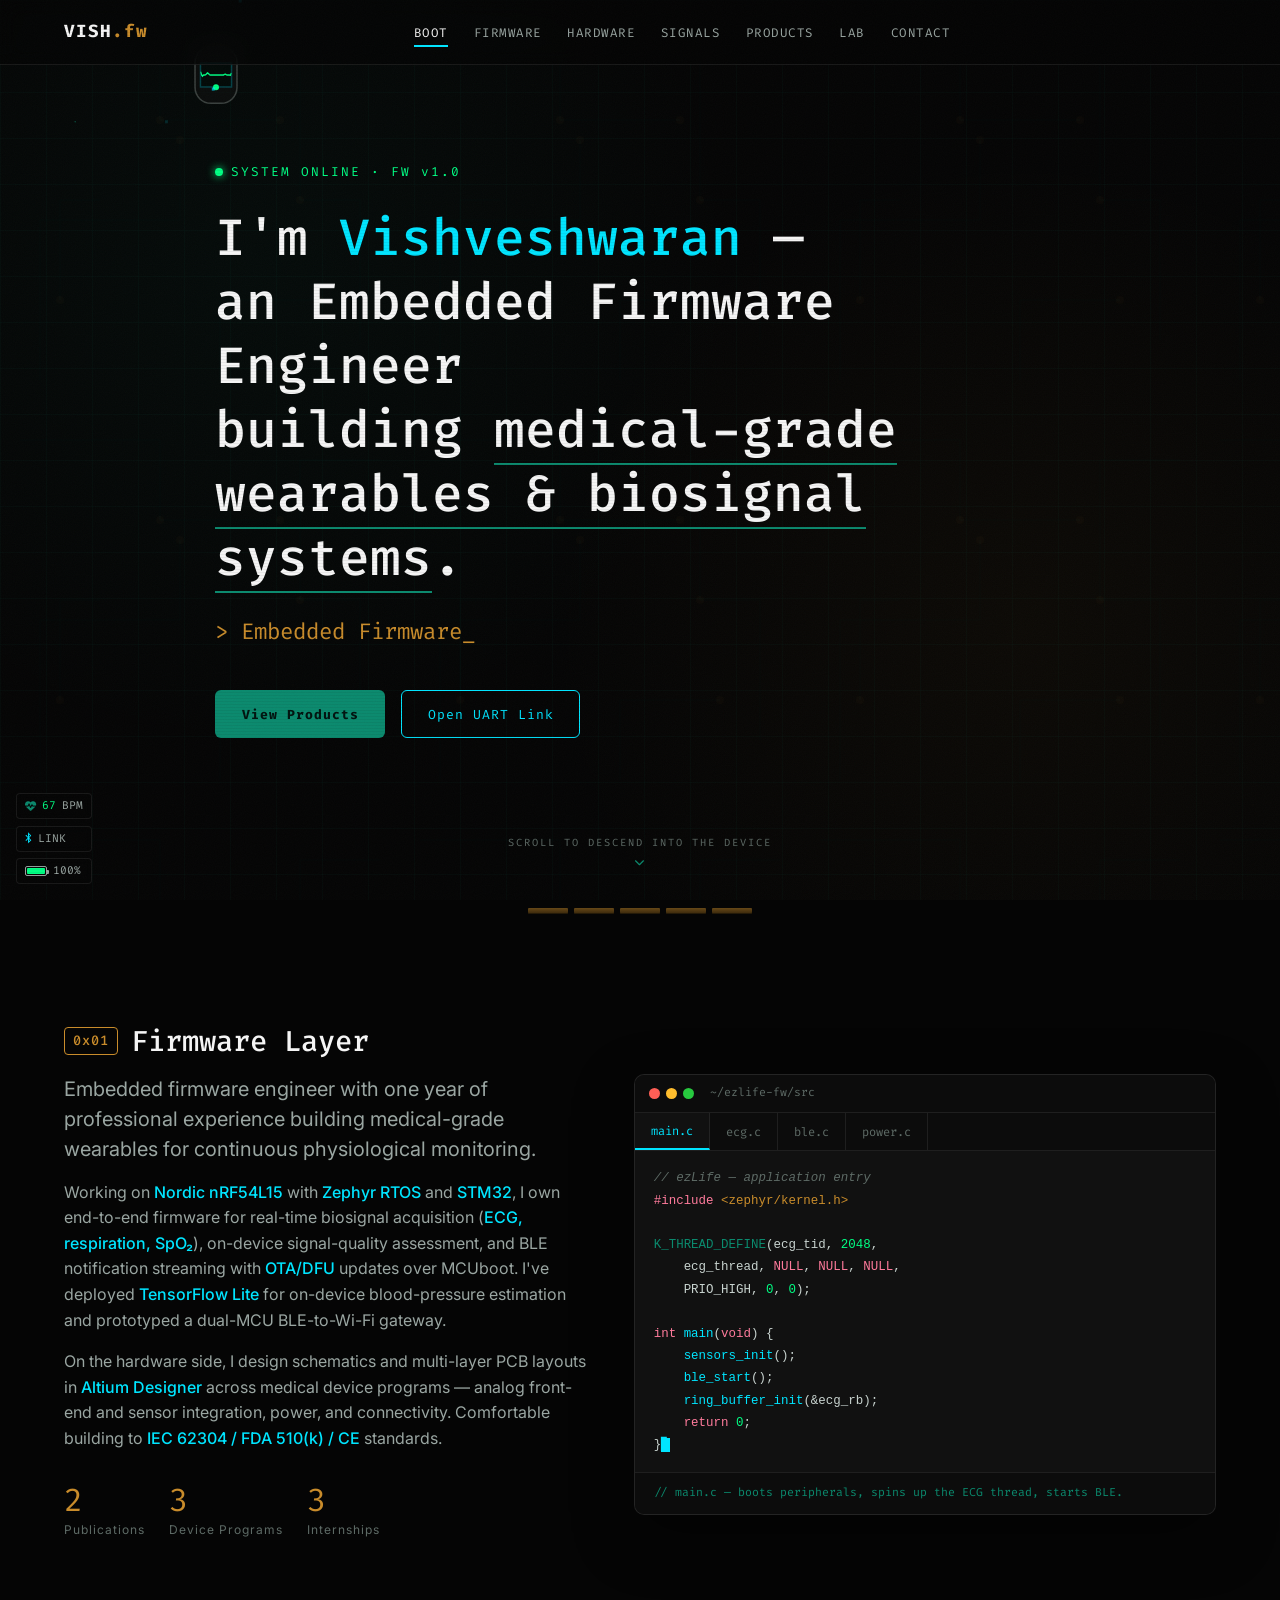
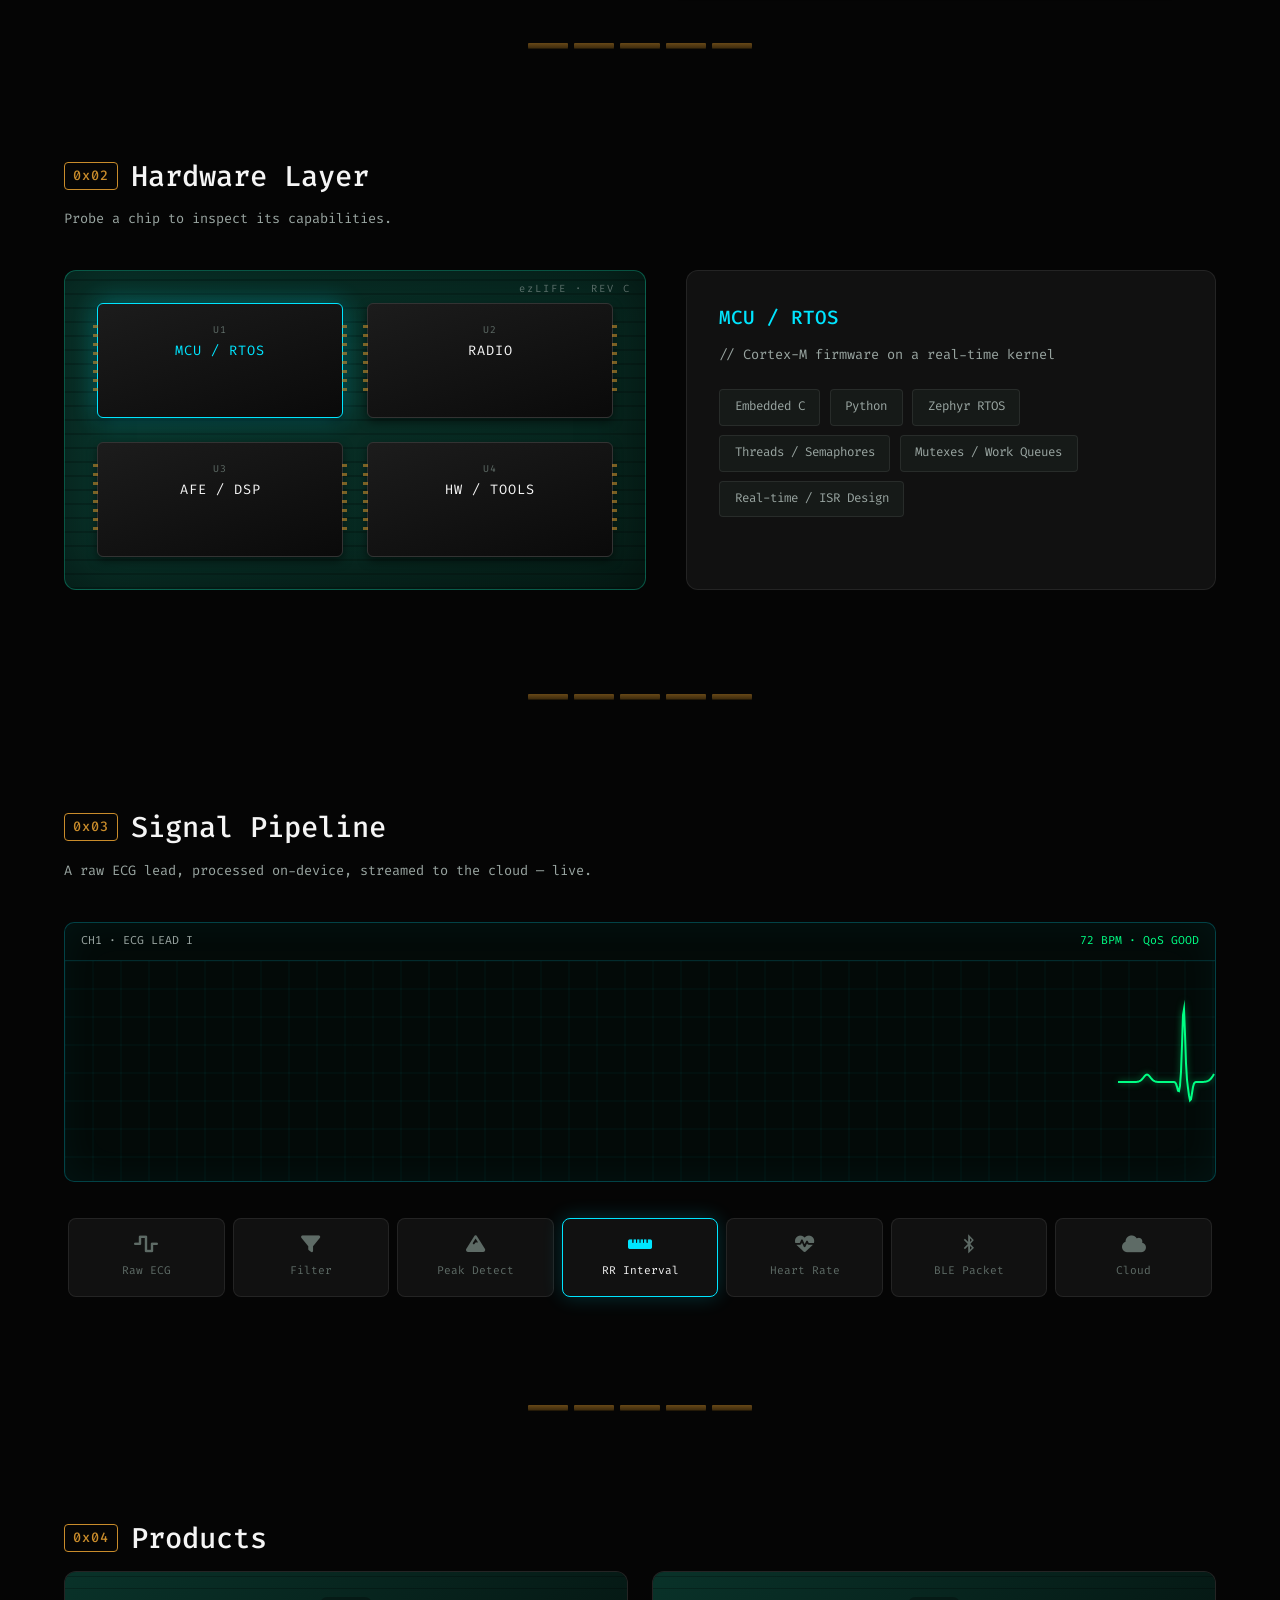
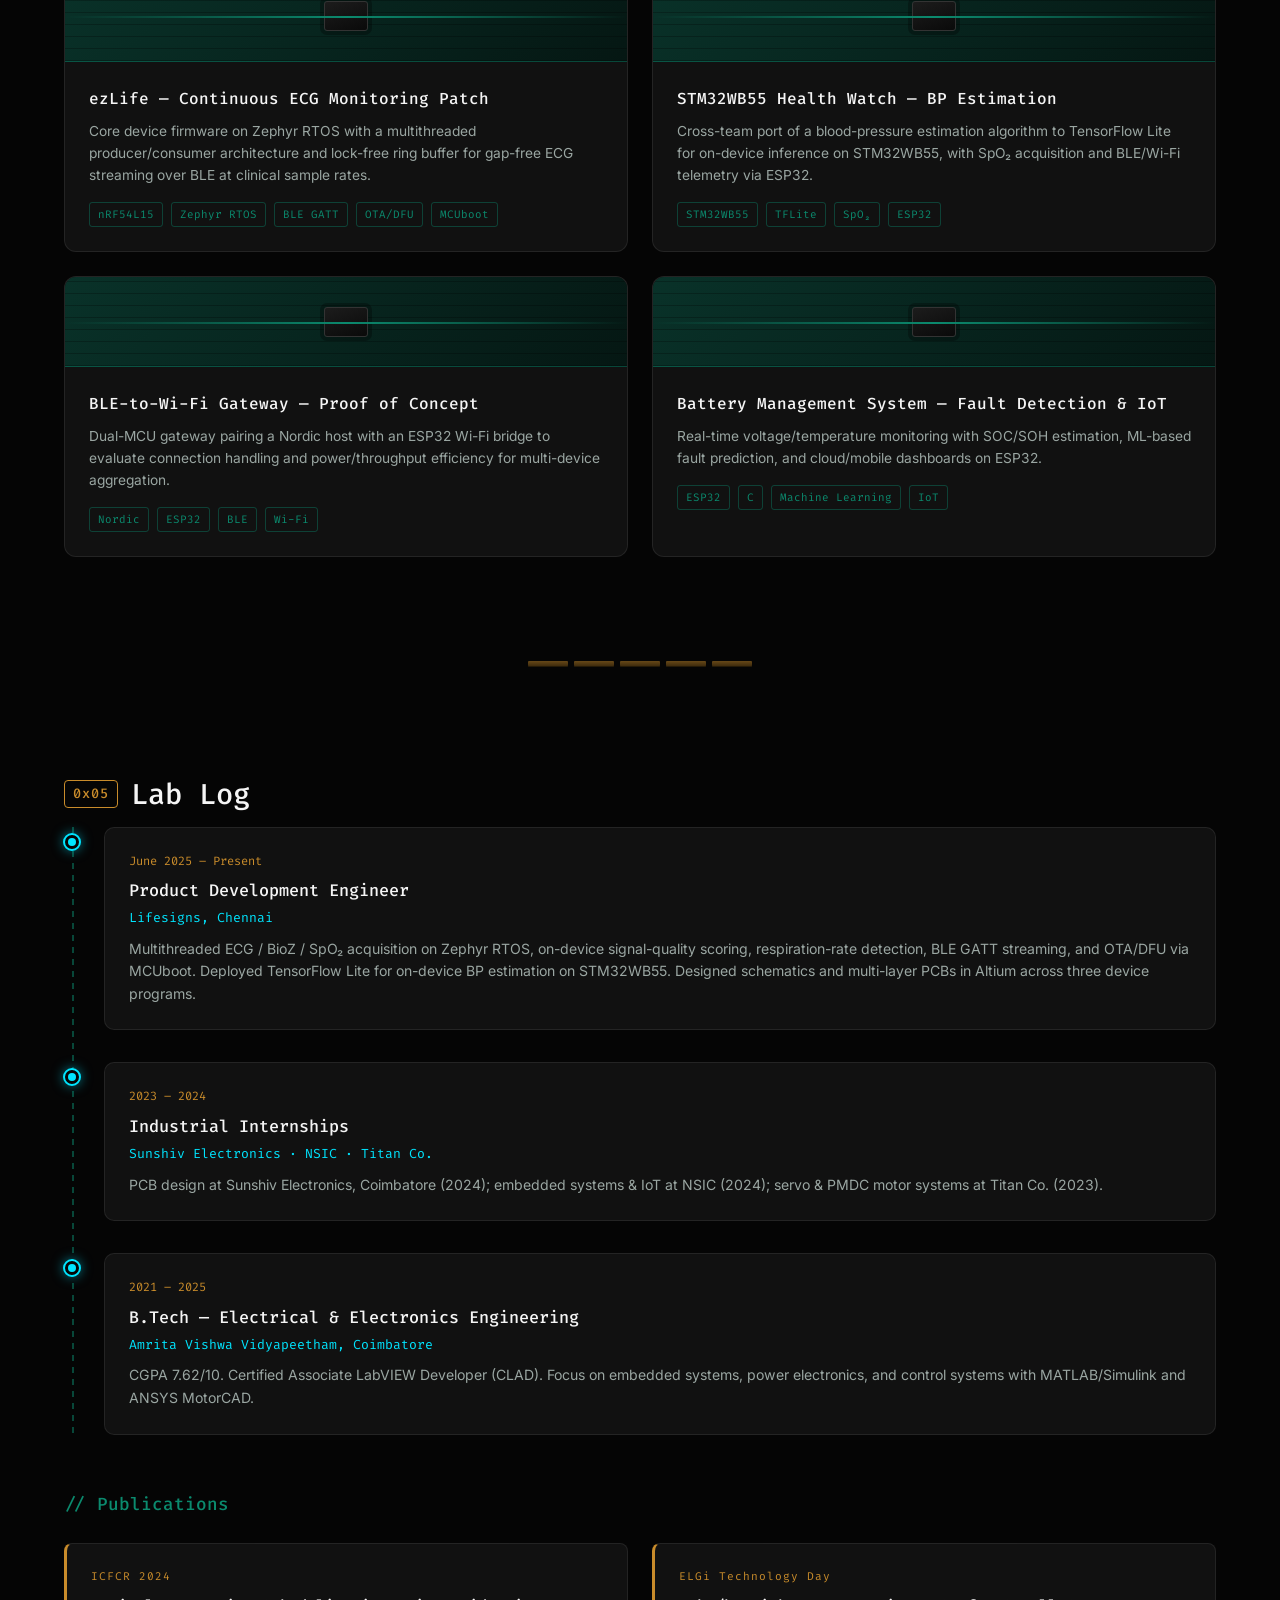
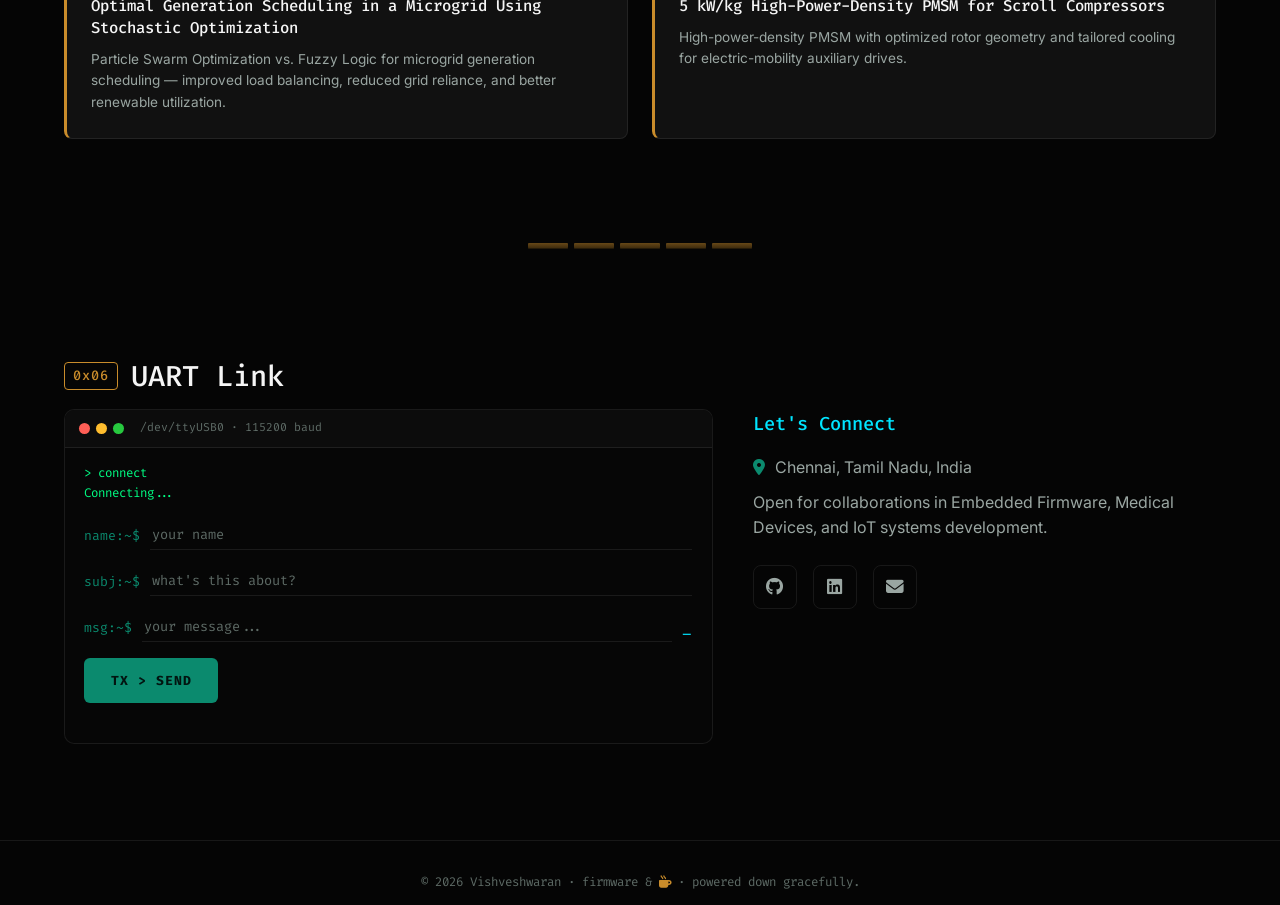
<file: index.html>
<!DOCTYPE html>
<html lang="en">

<head>
    <meta charset="UTF-8">
    <meta name="viewport" content="width=device-width, initial-scale=1.0">
    <title>Vishveshwaran | Embedded Firmware Engineer — Medical Wearables</title>
    <meta name="description"
        content="Portfolio of Vishveshwaran, an Embedded Firmware Engineer specializing in medical-grade wearables, biosignal processing (ECG, SpO₂, respiration), BLE/Wi-Fi connectivity, Zephyr RTOS, OTA/DFU, TensorFlow Lite on nRF54L15 & STM32, and Altium PCB design.">
    <meta name="keywords"
        content="Embedded Firmware Engineer, Product Development Engineer, BLE, IoT, nRF54L15, STM32, STM32WB55, ESP32, Zephyr RTOS, Medical Device, ECG, SpO2, Respiration, BioZ, OTA DFU, MCUboot, TensorFlow Lite, Altium Designer, PCB Design, IEC 62304">
    <meta name="author" content="Vishveshwaran">

    <!-- Open Graph -->
    <meta property="og:title" content="Vishveshwaran | Embedded Firmware Engineer — Medical Wearables">
    <meta property="og:description"
        content="Building medical-grade wearable firmware — biosignal processing, BLE telemetry, OTA/DFU, and on-device ML on nRF54L15 & STM32 with Zephyr RTOS.">
    <meta property="og:type" content="website">

    <!-- Fonts -->
    <link rel="preconnect" href="https://fonts.googleapis.com">
    <link rel="preconnect" href="https://fonts.gstatic.com" crossorigin>
    <link
        href="https://fonts.googleapis.com/css2?family=Fira+Code:wght@400;500;700&family=Inter:wght@300;400;500;600&display=swap"
        rel="stylesheet">

    <!-- Icons -->
    <link rel="stylesheet" href="https://cdnjs.cloudflare.com/ajax/libs/font-awesome/6.4.0/css/all.min.css">

    <!-- Styles -->
    <link rel="stylesheet" href="style.css">
</head>

<body>

    <!-- ===================== BOOT LOADER ===================== -->
    <div id="boot-loader" aria-hidden="true">
        <div class="boot-window">
            <pre id="boot-text"></pre>
            <div class="boot-skip">click to skip →</div>
        </div>
    </div>

    <!-- ===================== PROBE CURSOR ===================== -->
    <div id="probe-cursor" aria-hidden="true">
        <svg width="46" height="46" viewBox="0 0 46 46" xmlns="http://www.w3.org/2000/svg">
            <!-- needle tip (hotspot at 3,3) -->
            <polygon class="probe-tip" points="2,2 13,7 7,13" fill="#00E5FF"/>
            <!-- barrel -->
            <line class="probe-barrel" x1="10" y1="10" x2="36" y2="36" stroke="#9aa6a2" stroke-width="6"
                stroke-linecap="round"/>
            <line class="probe-barrel-core" x1="11" y1="11" x2="35" y2="35" stroke="#0B8A6E" stroke-width="2"
                stroke-linecap="round"/>
            <!-- ring accent -->
            <circle class="probe-ring" cx="30" cy="30" r="6" fill="none" stroke="#C98C2B" stroke-width="1.6"/>
        </svg>
    </div>

    <!-- probe hover readout -->
    <div id="probe-readout" aria-hidden="true">
        <svg viewBox="0 0 60 20" preserveAspectRatio="none" xmlns="http://www.w3.org/2000/svg">
            <path d="M0,10 L14,10 L17,3 L20,17 L23,10 L60,10" stroke="#00FF84" stroke-width="1.4" fill="none"/>
        </svg>
        <span>SIGNAL DETECTED</span>
    </div>

    <!-- ===================== ATMOSPHERE ===================== -->
    <div class="scanlines" aria-hidden="true"></div>
    <div class="noise-overlay" aria-hidden="true"></div>

    <!-- ===================== DEVICE HUD ===================== -->
    <div class="device-hud" aria-hidden="true">
        <span class="hud-item"><i class="fas fa-heart-pulse"></i> <span id="hud-bpm">72</span> BPM</span>
        <span class="hud-item hud-ble"><i class="fab fa-bluetooth-b"></i> LINK</span>
        <span class="hud-item hud-batt">
            <span class="batt-shell"><span class="batt-fill" id="batt-fill"></span></span>
            <span id="batt-pct">100%</span>
        </span>
    </div>

    <!-- ===================== NAVIGATION ===================== -->
    <header>
        <div class="container">
            <nav aria-label="Main navigation">
                <div class="logo">VISH<span class="logo-accent">.fw</span></div>

                <ul class="nav-links">
                    <li><a href="#boot" data-sub="Home">BOOT</a></li>
                    <li><a href="#firmware" data-sub="About">FIRMWARE</a></li>
                    <li><a href="#hardware" data-sub="Skills">HARDWARE</a></li>
                    <li><a href="#signals" data-sub="Pipeline">SIGNALS</a></li>
                    <li><a href="#products" data-sub="Projects">PRODUCTS</a></li>
                    <li><a href="#lab" data-sub="Experience">LAB</a></li>
                    <li><a href="#contact" data-sub="Contact">CONTACT</a></li>
                </ul>

                <div class="nav-controls">
                    <button class="hamburger" aria-label="Toggle navigation menu" aria-expanded="false">
                        <i class="fas fa-bars"></i>
                    </button>
                </div>
            </nav>
        </div>
    </header>

    <!-- Mobile Menu -->
    <div class="mobile-menu" role="navigation" aria-label="Mobile navigation">
        <a href="#boot">BOOT <small>Home</small></a>
        <a href="#firmware">FIRMWARE <small>About</small></a>
        <a href="#hardware">HARDWARE <small>Skills</small></a>
        <a href="#signals">SIGNALS <small>Pipeline</small></a>
        <a href="#products">PRODUCTS <small>Projects</small></a>
        <a href="#lab">LAB <small>Experience</small></a>
        <a href="#contact">CONTACT <small>Contact</small></a>
    </div>

    <!-- ===================== BOOT / HERO ===================== -->
    <section id="boot">
        <canvas id="hero-canvas" aria-hidden="true"></canvas>
        <div class="container hero-content reveal">
            <p class="hero-status"><span class="blink-dot"></span> SYSTEM ONLINE · FW v1.0</p>
            <h1>I'm <span class="highlight-name" data-text="Vishveshwaran">Vishveshwaran</span> —<br>an Embedded
                Firmware Engineer<br>building <span class="highlight-cyan">medical-grade wearables &amp; biosignal
                    systems</span>.</h1>
            <div class="typewriter" aria-live="polite"></div>
            <div class="hero-cta">
                <a href="#products" class="btn btn-primary">View Products</a>
                <a href="#contact" class="btn btn-secondary">Open UART Link</a>
            </div>
        </div>
        <div class="scroll-hint" aria-hidden="true">
            <span>SCROLL TO DESCEND INTO THE DEVICE</span>
            <i class="fas fa-chevron-down"></i>
        </div>
    </section>

    <!-- flex-cable divider -->
    <div class="flex-divider" aria-hidden="true"><span></span><span></span><span></span><span></span><span></span></div>

    <!-- ===================== FIRMWARE / ABOUT ===================== -->
    <section id="firmware" class="reveal">
        <div class="container">
            <h2 class="section-title"><span class="title-tag">0x01</span> Firmware Layer</h2>
            <div class="firmware-grid">
                <div class="about-text">
                    <p class="about-lead">Embedded firmware engineer with one year of professional experience building
                        medical-grade wearables for continuous physiological monitoring.</p>
                    <p>Working on <strong>Nordic nRF54L15</strong> with <strong>Zephyr RTOS</strong> and
                        <strong>STM32</strong>, I own end-to-end firmware for real-time biosignal acquisition
                        (<strong>ECG, respiration, SpO₂</strong>), on-device signal-quality assessment, and BLE
                        notification streaming with <strong>OTA/DFU</strong> updates over MCUboot. I've deployed
                        <strong>TensorFlow Lite</strong> for on-device blood-pressure estimation and prototyped a
                        dual-MCU BLE-to-Wi-Fi gateway.</p>
                    <p>On the hardware side, I design schematics and multi-layer PCB layouts in <strong>Altium
                            Designer</strong> across medical device programs — analog front-end and sensor integration,
                        power, and connectivity. Comfortable building to <strong>IEC 62304 / FDA 510(k) / CE</strong>
                        standards.</p>
                    <div class="about-highlights">
                        <div class="about-stat">
                            <span class="stat-number">2</span><span class="stat-label">Publications</span>
                        </div>
                        <div class="about-stat">
                            <span class="stat-number">3</span><span class="stat-label">Device Programs</span>
                        </div>
                        <div class="about-stat">
                            <span class="stat-number">3</span><span class="stat-label">Internships</span>
                        </div>
                    </div>
                </div>

                <!-- Fake IDE -->
                <div class="ide" aria-hidden="true">
                    <div class="ide-titlebar">
                        <span class="ide-dot red"></span><span class="ide-dot yellow"></span><span
                            class="ide-dot green"></span>
                        <span class="ide-path">~/ezlife-fw/src</span>
                    </div>
                    <div class="ide-body">
                        <div class="ide-tabs" role="tablist">
                            <button class="ide-tab active" data-file="main.c">main.c</button>
                            <button class="ide-tab" data-file="ecg.c">ecg.c</button>
                            <button class="ide-tab" data-file="ble.c">ble.c</button>
                            <button class="ide-tab" data-file="power.c">power.c</button>
                        </div>
                        <pre class="ide-code"><code id="ide-code"></code></pre>
                        <div class="ide-explain" id="ide-explain"></div>
                    </div>
                </div>
            </div>
        </div>
    </section>

    <div class="flex-divider" aria-hidden="true"><span></span><span></span><span></span><span></span><span></span></div>

    <!-- ===================== HARDWARE / SKILLS ===================== -->
    <section id="hardware" class="reveal">
        <div class="container">
            <h2 class="section-title"><span class="title-tag">0x02</span> Hardware Layer</h2>
            <p class="section-sub">Probe a chip to inspect its capabilities.</p>
            <div class="hardware-grid">
                <div class="pcb-board" role="group" aria-label="Interactive skills board">
                    <div class="pcb-silk">ezLIFE · REV C</div>
                    <button class="pcb-chip" data-chip="mcu" aria-label="MCU and RTOS skills">
                        <span class="chip-label">U1</span><span class="chip-name">MCU / RTOS</span>
                    </button>
                    <button class="pcb-chip" data-chip="radio" aria-label="Connectivity skills">
                        <span class="chip-label">U2</span><span class="chip-name">RADIO</span>
                    </button>
                    <button class="pcb-chip" data-chip="afe" aria-label="Signal processing skills">
                        <span class="chip-label">U3</span><span class="chip-name">AFE / DSP</span>
                    </button>
                    <button class="pcb-chip" data-chip="tools" aria-label="Hardware tools skills">
                        <span class="chip-label">U4</span><span class="chip-name">HW / TOOLS</span>
                    </button>
                </div>
                <div class="chip-detail">
                    <h3 id="chip-title">MCU / RTOS</h3>
                    <p id="chip-desc" class="chip-desc"></p>
                    <div class="skill-list" id="chip-skills"></div>
                </div>
            </div>
        </div>
    </section>

    <div class="flex-divider" aria-hidden="true"><span></span><span></span><span></span><span></span><span></span></div>

    <!-- ===================== SIGNALS / PIPELINE ===================== -->
    <section id="signals" class="reveal">
        <div class="container">
            <h2 class="section-title"><span class="title-tag">0x03</span> Signal Pipeline</h2>
            <p class="section-sub">A raw ECG lead, processed on-device, streamed to the cloud — live.</p>
            <div class="scope-panel">
                <div class="scope-header">
                    <span>CH1 · ECG LEAD I</span>
                    <span class="scope-readout"><span id="scope-bpm">72</span> BPM · <span
                            id="scope-qos">QoS GOOD</span></span>
                </div>
                <canvas id="ecg-canvas" aria-hidden="true"></canvas>
            </div>
            <div class="pipeline">
                <div class="pipe-stage" data-stage="0"><i class="fas fa-wave-square"></i><span>Raw ECG</span></div>
                <div class="pipe-stage" data-stage="1"><i class="fas fa-filter"></i><span>Filter</span></div>
                <div class="pipe-stage" data-stage="2"><i class="fas fa-mountain"></i><span>Peak Detect</span></div>
                <div class="pipe-stage" data-stage="3"><i class="fas fa-ruler-horizontal"></i><span>RR Interval</span>
                </div>
                <div class="pipe-stage" data-stage="4"><i class="fas fa-heart-pulse"></i><span>Heart Rate</span></div>
                <div class="pipe-stage" data-stage="5"><i class="fab fa-bluetooth-b"></i><span>BLE Packet</span></div>
                <div class="pipe-stage" data-stage="6"><i class="fas fa-cloud"></i><span>Cloud</span></div>
            </div>
        </div>
    </section>

    <div class="flex-divider" aria-hidden="true"><span></span><span></span><span></span><span></span><span></span></div>

    <!-- ===================== PRODUCTS / PROJECTS ===================== -->
    <section id="products" class="reveal">
        <div class="container">
            <h2 class="section-title"><span class="title-tag">0x04</span> Products</h2>
            <div class="projects-grid">
                <article class="project-card" data-project="ECG_PATCH">
                    <div class="project-board" aria-hidden="true">
                        <span class="pb-chip"></span><span class="pb-trace"></span><span class="pb-trace t2"></span>
                    </div>
                    <div class="project-info">
                        <h3>ezLife — Continuous ECG Monitoring Patch</h3>
                        <p>Core device firmware on Zephyr RTOS with a multithreaded producer/consumer architecture and
                            lock-free ring buffer for gap-free ECG streaming over BLE at clinical sample rates.</p>
                        <div class="tech-stack">
                            <span class="tech-badge">nRF54L15</span>
                            <span class="tech-badge">Zephyr RTOS</span>
                            <span class="tech-badge">BLE GATT</span>
                            <span class="tech-badge">OTA/DFU</span>
                            <span class="tech-badge">MCUboot</span>
                        </div>
                    </div>
                </article>

                <article class="project-card" data-project="NISO_WATCH">
                    <div class="project-board" aria-hidden="true">
                        <span class="pb-chip"></span><span class="pb-trace"></span><span class="pb-trace t2"></span>
                    </div>
                    <div class="project-info">
                        <h3>STM32WB55 Health Watch — BP Estimation</h3>
                        <p>Cross-team port of a blood-pressure estimation algorithm to TensorFlow Lite for on-device
                            inference on STM32WB55, with SpO₂ acquisition and BLE/Wi-Fi telemetry via ESP32.</p>
                        <div class="tech-stack">
                            <span class="tech-badge">STM32WB55</span>
                            <span class="tech-badge">TFLite</span>
                            <span class="tech-badge">SpO₂</span>
                            <span class="tech-badge">ESP32</span>
                        </div>
                    </div>
                </article>

                <article class="project-card" data-project="BLE_GATEWAY">
                    <div class="project-board" aria-hidden="true">
                        <span class="pb-chip"></span><span class="pb-trace"></span><span class="pb-trace t2"></span>
                    </div>
                    <div class="project-info">
                        <h3>BLE-to-Wi-Fi Gateway — Proof of Concept</h3>
                        <p>Dual-MCU gateway pairing a Nordic host with an ESP32 Wi-Fi bridge to evaluate connection
                            handling and power/throughput efficiency for multi-device aggregation.</p>
                        <div class="tech-stack">
                            <span class="tech-badge">Nordic</span>
                            <span class="tech-badge">ESP32</span>
                            <span class="tech-badge">BLE</span>
                            <span class="tech-badge">Wi-Fi</span>
                        </div>
                    </div>
                </article>

                <article class="project-card" data-project="BMS">
                    <div class="project-board" aria-hidden="true">
                        <span class="pb-chip"></span><span class="pb-trace"></span><span class="pb-trace t2"></span>
                    </div>
                    <div class="project-info">
                        <h3>Battery Management System — Fault Detection &amp; IoT</h3>
                        <p>Real-time voltage/temperature monitoring with SOC/SOH estimation, ML-based fault prediction,
                            and cloud/mobile dashboards on ESP32.</p>
                        <div class="tech-stack">
                            <span class="tech-badge">ESP32</span>
                            <span class="tech-badge">C</span>
                            <span class="tech-badge">Machine Learning</span>
                            <span class="tech-badge">IoT</span>
                        </div>
                    </div>
                </article>
            </div>
        </div>
    </section>

    <div class="flex-divider" aria-hidden="true"><span></span><span></span><span></span><span></span><span></span></div>

    <!-- ===================== LAB / EXPERIENCE + PUBLICATIONS ===================== -->
    <section id="lab" class="reveal">
        <div class="container">
            <h2 class="section-title"><span class="title-tag">0x05</span> Lab Log</h2>
            <div class="scope-timeline">
                <div class="scope-trace" aria-hidden="true"></div>
                <div class="tl-event">
                    <div class="tl-pulse"></div>
                    <div class="tl-card">
                        <div class="tl-date">June 2025 – Present</div>
                        <h3>Product Development Engineer</h3>
                        <p class="tl-org">Lifesigns, Chennai</p>
                        <p>Multithreaded ECG / BioZ / SpO₂ acquisition on Zephyr RTOS, on-device signal-quality scoring,
                            respiration-rate detection, BLE GATT streaming, and OTA/DFU via MCUboot. Deployed TensorFlow
                            Lite for on-device BP estimation on STM32WB55. Designed schematics and multi-layer PCBs in
                            Altium across three device programs.</p>
                    </div>
                </div>
                <div class="tl-event">
                    <div class="tl-pulse"></div>
                    <div class="tl-card">
                        <div class="tl-date">2023 – 2024</div>
                        <h3>Industrial Internships</h3>
                        <p class="tl-org">Sunshiv Electronics · NSIC · Titan Co.</p>
                        <p>PCB design at Sunshiv Electronics, Coimbatore (2024); embedded systems &amp; IoT at NSIC
                            (2024); servo &amp; PMDC motor systems at Titan Co. (2023).</p>
                    </div>
                </div>
                <div class="tl-event">
                    <div class="tl-pulse"></div>
                    <div class="tl-card">
                        <div class="tl-date">2021 – 2025</div>
                        <h3>B.Tech — Electrical &amp; Electronics Engineering</h3>
                        <p class="tl-org">Amrita Vishwa Vidyapeetham, Coimbatore</p>
                        <p>CGPA 7.62/10. Certified Associate LabVIEW Developer (CLAD). Focus on embedded systems, power
                            electronics, and control systems with MATLAB/Simulink and ANSYS MotorCAD.</p>
                    </div>
                </div>
            </div>

            <h3 class="sub-heading">// Publications</h3>
            <div class="publications-list">
                <article class="pub-card">
                    <div class="pub-venue">ICFCR 2024</div>
                    <h3>Optimal Generation Scheduling in a Microgrid Using Stochastic Optimization</h3>
                    <p>Particle Swarm Optimization vs. Fuzzy Logic for microgrid generation scheduling — improved
                        load balancing, reduced grid reliance, and better renewable utilization.</p>
                </article>
                <article class="pub-card">
                    <div class="pub-venue">ELGi Technology Day</div>
                    <h3>5 kW/kg High-Power-Density PMSM for Scroll Compressors</h3>
                    <p>High-power-density PMSM with optimized rotor geometry and tailored cooling for electric-mobility
                        auxiliary drives.</p>
                </article>
            </div>
        </div>
    </section>

    <div class="flex-divider" aria-hidden="true"><span></span><span></span><span></span><span></span><span></span></div>

    <!-- ===================== CONTACT / UART ===================== -->
    <section id="contact" class="reveal">
        <div class="container">
            <h2 class="section-title"><span class="title-tag">0x06</span> UART Link</h2>
            <div class="contact-wrapper">
                <div class="contact-cli">
                    <div class="cli-header">
                        <span class="cli-dot red"></span><span class="cli-dot yellow"></span><span
                            class="cli-dot green"></span>
                        <span class="cli-title">/dev/ttyUSB0 · 115200 baud</span>
                    </div>
                    <div class="cli-boot" id="cli-boot" aria-hidden="true"></div>
                    <form id="contact-form" action="mailto:vishveshwaran13@gmail.com" method="post"
                        enctype="text/plain">
                        <div class="cli-line">
                            <label for="contact-name" class="prompt">name:~$</label>
                            <input type="text" id="contact-name" name="name" class="cli-input" required
                                autocomplete="name" placeholder="your name">
                        </div>
                        <div class="cli-line">
                            <label for="contact-subject" class="prompt">subj:~$</label>
                            <input type="text" id="contact-subject" name="subject" class="cli-input" required
                                autocomplete="off" placeholder="what's this about?">
                        </div>
                        <div class="cli-line">
                            <label for="contact-message" class="prompt">msg:~$</label>
                            <input type="text" id="contact-message" name="message" class="cli-input" required
                                autocomplete="off" placeholder="your message...">
                            <span class="cursor" aria-hidden="true">_</span>
                        </div>
                        <div class="cli-line">
                            <button type="submit" class="btn btn-primary">TX &gt; SEND</button>
                        </div>
                    </form>
                </div>

                <div class="contact-info">
                    <h3>Let's Connect</h3>
                    <p class="contact-loc"><i class="fas fa-map-marker-alt"></i> Chennai, Tamil Nadu, India</p>
                    <p class="contact-blurb">Open for collaborations in Embedded Firmware, Medical Devices, and IoT
                        systems development.</p>
                    <div class="social-links">
                        <a href="#" class="social-icon" aria-label="GitHub profile"><i class="fab fa-github"></i></a>
                        <a href="https://www.linkedin.com/in/vishveshwaran-m-16b6b6221" target="_blank"
                            rel="noopener noreferrer" class="social-icon" aria-label="LinkedIn profile"><i
                                class="fab fa-linkedin"></i></a>
                        <a href="mailto:vishveshwaran13@gmail.com" class="social-icon" aria-label="Send email"><i
                                class="fas fa-envelope"></i></a>
                    </div>
                </div>
            </div>
        </div>
    </section>

    <!-- ===================== FOOTER ===================== -->
    <footer>
        <div class="container">
            <p>&copy; <span id="footer-year">2026</span> Vishveshwaran · firmware &amp; <i class="fas fa-mug-hot"></i>
                · powered down gracefully.</p>
        </div>
    </footer>

    <button id="back-to-top" class="back-to-top" aria-label="Scroll back to top">
        <i class="fas fa-chevron-up"></i>
    </button>

    <!-- ===================== PROJECT MODAL ===================== -->
    <div id="project-modal" class="modal" role="dialog" aria-modal="true" aria-labelledby="modal-title">
        <div class="modal-content">
            <button class="close-modal" aria-label="Close project details">&times;</button>
            <div class="modal-body">
                <div class="modal-header">
                    <h2 id="modal-title">Project Title</h2>
                </div>
                <div class="modal-grid modal-grid--no-image">
                    <div class="modal-details">
                        <h4>Challenge:</h4>
                        <p id="modal-challenge"></p>
                        <h4>Approach &amp; Solution:</h4>
                        <ul id="modal-solution"></ul>
                        <h4>Impact:</h4>
                        <p id="modal-impact" class="modal-impact"></p>
                    </div>
                </div>
            </div>
        </div>
    </div>

    <script src="script.js"></script>
</body>

</html>
</file>
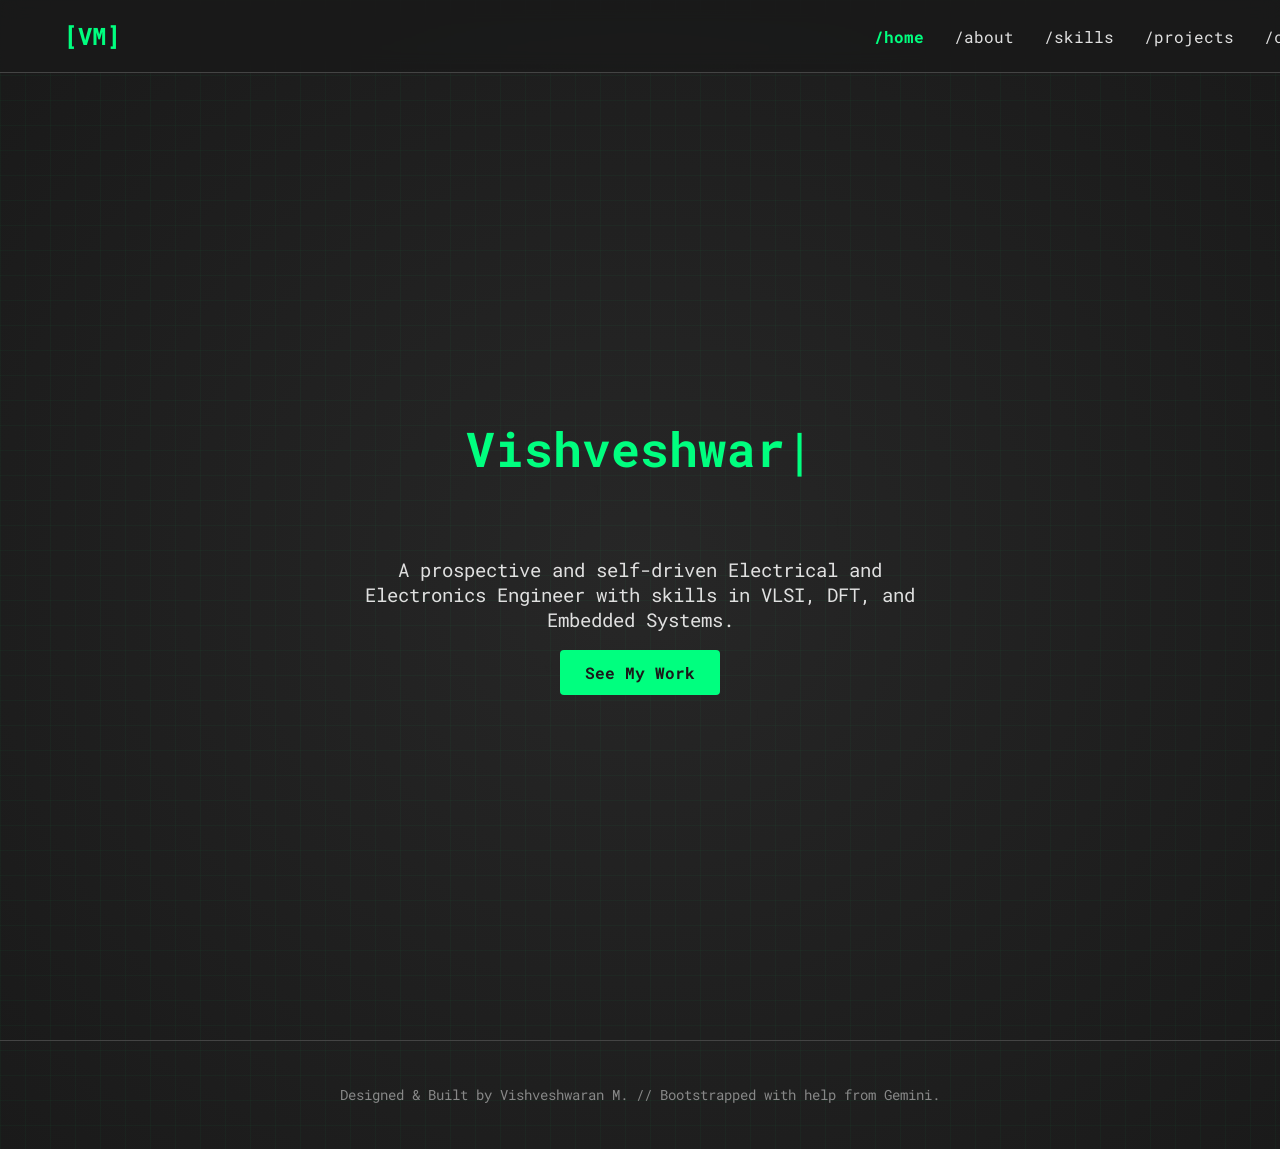
<file: portfolio_html.html>
<!DOCTYPE html>
<html lang="en">
<head>
    <meta charset="UTF-8">
    <meta name="viewport" content="width=device-width, initial-scale=1.0">
    <title>Vishveshwaran M - Embedded Systems Engineer</title>
    <!-- Google Font for the 'terminal' look -->
    <link href="https://fonts.googleapis.com/css2?family=Roboto+Mono:wght@400;700&display=swap" rel="stylesheet">
    
    <!-- ===== ALL CSS IS INSIDE THIS <style> TAG ===== -->
    <style>
        /* ===== Global Styles & "Terminal" Theme ===== */
        :root {
            --bg-color: #1a1a1a; /* Dark terminal background */
            --text-color: #e0e0e0; /* Light grey text */
            --accent-color: #00ff7f; /* Bright "PCB" green */
            --secondary-color: #444; /* Darker grey for borders */
            --animation-speed: 0.5s; /* Speed for page transitions - SLOWED DOWN */
        }

        /* Smooth scrolling for anchor links */
        html {
            scroll-behavior: smooth;
        }

        body {
            background-color: var(--bg-color);
            color: var(--text-color);
            font-family: 'Roboto Mono', monospace; /* Monospace "code" font */
            margin: 0;
            padding: 0;
            overflow-x: hidden; /* Prevent horizontal scroll */

            /* NEW: Animated Grid/Blueprint Background */
            background: 
                linear-gradient(to bottom, rgba(0, 255, 127, 0.03) 1px, transparent 1px), /* Faint horizontal lines */
                linear-gradient(to right, rgba(0, 255, 127, 0.03) 1px, transparent 1px), /* Faint vertical lines */
                radial-gradient(ellipse at center, rgba(40, 40, 40, 1) 0%, var(--bg-color) 100%); /* Vignette */
            background-size: 25px 25px, 25px 25px, 100% 100%; /* Grid size */
            animation: pulse-grid 12s infinite alternate ease-in-out;
        }

        /* NEW: Keyframes for the background pulse */
        @keyframes pulse-grid {
            from {
                background-color: #1a1a1a;
            }
            to {
                background-color: #2a2a2a; /* Gently pulse the base color */
            }
        }

        h1, h2, h3 {
            color: var(--accent-color);
            font-weight: 700;
        }

        h2 {
            font-size: 2rem;
            border-bottom: 2px solid var(--secondary-color);
            padding-bottom: 10px;
            margin-bottom: 30px;
        }

        /* UPDATED: Section is now a full page */
        section.page {
            padding: 60px 10%;
            min-height: 80vh; /* Make each page fill the screen */
            padding-top: 100px; /* Offset for fixed nav */
        }

        a {
            color: var(--accent-color);
            text-decoration: none;
            transition: all 0.3s ease;
        }

        a:hover {
            text-shadow: 0 0 10px var(--accent-color);
        }

        /* ===== Canvas Background Style ===== */
        #matrix-canvas {
            position: absolute;
            top: 0;
            left: 0;
            width: 100%;
            height: 100%; /* Will cover the hero section */
            z-index: 1; /* Behind hero content */
            opacity: 0.3; /* Subtle effect */
        }

        /* ===== PCB Trace Scroll Animation ===== */
        .pcb-trace {
            position: fixed;
            top: 0;
            left: 20px;
            width: 2px;
            background-color: var(--accent-color);
            height: 0; /* JS will update this height */
            z-index: 100;
            box-shadow: 0 0 10px var(--accent-color);
            transition: height 0.1s linear; /* Smooths the JS update */
        }

        /* ===== Navigation ===== */
        nav {
            position: fixed;
            top: 0;
            left: 0;
            width: 100%;
            display: flex;
            justify-content: space-between;
            align-items: center;
            padding: 20px 5%;
            background-color: rgba(26, 26, 26, 0.8); /* Semi-transparent bg */
            backdrop-filter: blur(10px);
            z-index: 99; /* Nav is above canvas */
            border-bottom: 1px solid var(--secondary-color);
        }

        .nav-logo {
            font-size: 1.5rem;
            font-weight: 700;
            color: var(--accent-color);
        }

        nav ul {
            list-style: none;
            display: flex;
            margin: 0;
            padding: 0;
        }

        nav ul li {
            margin-left: 30px;
        }

        nav ul li a {
            color: var(--text-color);
            font-size: 1rem;
            cursor: pointer; /* NEW: Show as clickable */
        }
        
        /* NEW: Style for the *active* nav link */
        nav ul li a.active-link {
            color: var(--accent-color);
            font-weight: 700;
        }

        nav ul li a:hover {
            color: var(--accent-color);
        }

        /* ===== Hero Section ===== */
        #hero {
            display: flex;
            align-items: center;
            justify-content: center;
            text-align: center;
            min-height: 100vh;
            padding-top: 80px; /* Offset for fixed nav */
            position: relative; /* Needed for the canvas */
            overflow: hidden; /* Ensures canvas doesn't spill out */
        }

        .hero-content {
            position: relative; /* Puts content above canvas */
            z-index: 2;
        }

        .hero-content h1 {
            font-size: 3rem;
            margin-bottom: 10px;
        }
        
        /* This CSS is for the typing animation */
        h1.typing-text {
            /* Gives space for the subtitle to appear */
            height: 120px; 
        }

        .typing-text .cursor {
            color: var(--accent-color);
            animation: blink-animation 1s infinite;
        }

        .typing-text .subtitle {
            font-size: 1.5rem;
            color: var(--text-color);
            font-weight: 400;
        }
        /* End of typing animation CSS */


        .hero-content p {
            font-size: 1.2rem;
            max-width: 600px;
            margin-bottom: 30px;
        }

        /* "Call to Action" Button Style */
        .cta-button {
            background-color: var(--accent-color);
            color: var(--bg-color);
            padding: 12px 25px;
            font-weight: 700;
            border-radius: 4px;
            font-family: 'Roboto Mono', monospace;
            border: none;
            cursor: pointer;
        }

        .cta-button:hover {
            background-color: var(--text-color);
            color: var(--bg-color);
            text-shadow: none;
        }

        /* ===== About Section ===== */
        .about-container {
            display: flex;
            gap: 40px;
            align-items: flex-start;
        }
        .about-text {
            flex: 2;
            line-height: 1.8;
        }
        .ascii-art-box {
            flex: 1;
            background: #222;
            border: 1px solid var(--secondary-color);
            padding: 10px;
            border-radius: 4px;
        }
        .ascii-art-box pre {
            margin: 0;
            color: var(--accent-color);
        }


        /* ===== Skills Section ===== */
        .skills-grid {
            display: grid;
            grid-template-columns: repeat(auto-fit, minmax(250px, 1fr));
            gap: 30px;
        }
        .skill-category {
            background: #222;
            border: 1px solid var(--secondary-color);
            padding: 25px;
            border-radius: 4px;
            transition: all 0.3s ease; /* Added transition */
        }

        /* Added hover effect to match project cards */
        .skill-category:hover {
            transform: translateY(-5px);
            box-shadow: 0 5px 15px rgba(0, 255, 127, 0.1);
            border-color: var(--accent-color);
        }

        .skill-category h3 {
            margin-top: 0;
            border-bottom: 1px solid var(--accent-color);
            padding-bottom: 10px;
        }
        .skill-category ul {
            list-style: none;
            padding: 0;
            margin: 0;
        }
        .skill-category ul li {
            margin-bottom: 10px;
            position: relative;
            padding-left: 20px;
        }
        /* Simulates a "list" marker */
        .skill-category ul li::before {
            content: '>';
            position: absolute;
            left: 0;
            color: var(--accent-color);
        }

        /* ===== Projects Section ===== */
        .project-grid {
            display: grid;
            grid-template-columns: repeat(auto-fit, minmax(320px, 1fr));
            gap: 25px;
        }

        .project-card {
            background: #222;
            border: 1px solid var(--secondary-color);
            padding: 25px;
            border-radius: 4px;
            display: flex;
            flex-direction: column;
            transition: all 0.3s ease;
        }

        /* NEW: Highlight for current internship */
        .project-card.current-internship {
            border-color: var(--accent-color);
            /* Add a subtle pulse animation */
            animation: pulse-glow 2.5s infinite alternate ease-in-out;
        }

        /* NEW: Keyframes for the pulse animation */
        @keyframes pulse-glow {
            from {
                box-shadow: 0 0 10px rgba(0, 255, 127, 0.1);
            }
            to {
                box-shadow: 0 0 20px rgba(0, 255, 127, 0.3);
            }
        }

        .project-card:hover {
            transform: translateY(-5px);
            box-shadow: 0 5px 15px rgba(0, 255, 127, 0.1);
            border-color: var(--accent-color);
        }

        .project-tag {
            font-size: 0.8rem;
            color: var(--accent-color);
            margin-bottom: 10px;
        }

        .project-card h3 {
            margin: 0 0 15px 0;
            color: var(--text-color);
        }

        .project-card p {
            font-size: 0.95rem;
            line-height: 1.6;
            flex-grow: 1; /* Makes card text take up space */
        }

        .project-tech {
            margin: 15px 0;
        }
        .project-tech span {
            background-color: var(--secondary-color);
            color: var(--text-color);
            padding: 4px 8px;
            border-radius: 4px;
            font-size: 0.8rem;
            margin-right: 5px;
            display: inline-block;
            margin-bottom: 5px;
        }

        /* This is the "LED Blink" animation! */
        .project-link {
            font-weight: 700;
            position: relative;
            padding-left: 20px;
        }

        .project-link::before {
            content: '';
            position: absolute;
            left: 0;
            top: 50%;
            transform: translateY(-50%);
            width: 10px;
            height: 10px;
            background-color: var(--accent-color);
            border-radius: 50%;
            
            /* Attach the animation */
            animation: blink-animation 1.5s infinite;
        }

        /* Keyframes for the blink animation */
        @keyframes blink-animation {
            0% { opacity: 1; box-shadow: 0 0 5px var(--accent-color); }
            50% { opacity: 0.2; box-shadow: none; }
            100% { opacity: 1; box-shadow: 0 0 5px var(--accent-color); }
        }

        /* ===== Contact Section ===== */
        #contact {
            text-align: center;
        }
        .contact-info {
            margin: 30px 0;
            font-size: 1.1rem;
        }
        .contact-info span {
            display: block;
            margin: 10px 0;
        }

        /* ===== Footer ===== */
        footer {
            text-align: center;
            padding: 30px;
            border-top: 1px solid var(--secondary-color);
            font-size: 0.9rem;
            color: #888;
        }

        /* ===== NEW: Page Transition System ===== */
        main {
            position: relative;
        }

        .page {
            display: none; /* Hide all pages by default */
        }

        .page.active {
            display: block; /* Show the active page */
            animation: page-fade-in var(--animation-speed) ease-out forwards;
        }

        .page.hiding {
            display: block; /* Keep it visible during animation */
            animation: page-fade-out var(--animation-speed) ease-out forwards;
        }

        @keyframes page-fade-in {
            from {
                opacity: 0;
                transform: scale(0.98) translateY(10px); /* UPDATED: "Zoom" in effect */
            }
            to {
                opacity: 1;
                transform: scale(1) translateY(0);
            }
        }

        @keyframes page-fade-out {
            from {
                opacity: 1;
                transform: scale(1) translateY(0);
            }
            to {
                opacity: 0;
                transform: scale(0.98) translateY(-10px); /* UPDATED: "Zoom" out effect */
            }
        }
        
    </style>
</head>
<body>

    <!-- This is the animated "PCB Trace" that follows your scroll -->
    <div class="pcb-trace"></div>

    <!-- ===== Navigation Bar ===== -->
    <nav>
        <div class="nav-logo">[VM]</div> <!-- Your initials -->
        <ul>
            <!-- UPDATED: Links now use data-page attribute -->
            <li><a href="#" data-page="hero" class="active-link">/home</a></li>
            <li><a href="#" data-page="about">/about</a></li>
            <li><a href="#" data-page="skills">/skills</a></li>
            <li><a href="#" data-page="projects">/projects</a></li>
            <li><a href="#" data-page="contact">/contact</a></li>
        </ul>
    </nav>

    <!-- ===== Main Content Wrapper ===== -->
    <main>

        <!-- ===== Hero Section (The "Boot Up") ===== -->
        <!-- UPDATED: Added 'page' and 'active' classes -->
        <section id="hero" class="page active">
            <canvas id="matrix-canvas"></canvas>
            
            <div class="hero-content">
                <h1 class="typing-text"></h1>
                <p>A prospective and self-driven Electrical and Electronics Engineer with skills in VLSI, DFT, and Embedded Systems.</p>
                <a href="#" class="cta-button" data-page-btn="projects">See My Work</a>
            </div>
        </section>

        <!-- ===== About Section ===== -->
        <!-- UPDATED: Added 'page' class -->
        <section id="about" class="page">
            <h2>/about_me</h2>
            <div class="about-container">
                <div class="about-text">
                    <p>I am an Electrical and Electronics Engineering student (CGPA: 7.62/10) from Amrita Vishwa Vidyapeetham, graduating in 2025. I am passionate about solving problems in the VLSI and Embedded Systems domains. I am comfortable handling responsibility independently or as part of a team, seeking a position to contribute and grow.</p>
                </div>
                <!-- We can add a simple ASCII art box here for style -->
                <div class="ascii-art-box">
<pre>
  +--------------------------+
  | VISHVESHWARAN M          |
  | B.Tech EEE (2021-Present) |
  | Amrita University        |
  +--------------------------+
  | Interests:               |
  |  > Digital Electronics   |
  |  > VLSI                  |
  |  > Embedded Systems      |
  +--------------------------+
</pre>
                </div>
            </div>
        </section>

        <!-- ===== Skills Section (Schematic Style) ===== -->
        <!-- UPDATED: Added 'page' class -->
        <section id="skills" class="page">
            <h2>/technical_skills</h2>
            <div class="skills-grid">
                
                <div class="skill-category">
                    <h3>[ Programming & Scripting ]</h3>
                    <ul>
                        <li>Verilog</li>
                        <li>SystemVerilog (basic)</li>
                        <li>Python</li>
                        <li>C</li>
                        <li>TCL</li>
                    </ul>
                </div>

                <div class="skill-category">
                    <h3>[ Tools & Frameworks ]</h3>
                    <ul>
                        <li>Xilinx Vivado</li>
                        <li>Synopsys Toolchain (Learning)</li>
                        <li>STM32CubeIDE</li>
                        <li>MATLAB/Simulink</li>
                        <li>AUTOSAR</li>
                        <li>LabView</li>
                    </ul>
                </div>

                <div class="skill-category">
                    <h3>[ Concepts & Protocols ]</h3>
                    <ul>
                        <li>Digital Logic Design</li>
                        <li>I2C</li>
                        <li>CAN</li>
                        <li>Scan Chain (intro)</li>
                        <li>MBIST (intro)</li>
                        <li>SOC/SOH Estimation</li>
                    </ul>
                </div>

            </div>
        </section>

        <!-- ===== Projects Section ===== -->
        <!-- UPDATED: Added 'page' class -->
        <section id="projects" class="page">
            <h2>/projects</h2>
            <div class="project-grid">

                <!-- NEW: Project 1 - Your Lifesigns Internship -->
                <!-- UPDATED: Added 'current-internship' class -->
                <div class="project-card current-internship">
                    <span class="project-tag">Embedded Engineer Intern @ Lifesigns</span>
                    <h3>AI-Powered Health Monitoring Watch</h3>
                    <p>Contributed to a wearable health monitor, focusing on schematic design for an STM32-based device. Implemented an on-device Machine Learning model (TinyML) to accurately estimate blood pressure (BP) in real-time using SpO2 sensor data.</p>
                    <div class="project-tech">
                        <span>STM32</span>
                        <span>TinyML</span>
                        <span>C</span>
                        <span>Schematic Design</span>
                        <span>SpO2</span>
                    </div>
                    <a href="#" class="project-link">Learn More</a>
                </div>
                
                <!-- Project 2: The STM32 One! -->
                <div class="project-card">
                    <span class="project-tag">Embedded - Hardware</span>
                    <h3>Advanced Driver Assistance System (ADAS)</h3>
                    <p>Developed an ADAS prototype integrating Adaptive Cruise Control (ACC) and Blind Spot Detection (BSD) using an STM32. The system adjusts speed via obstacle distance and provides alerts, communicating over a CAN bus.</p>
                    <div class="project-tech">
                        <span>STM32</span>
                        <span>CAN</span>
                        <span>I2C</span>
                        <span>ADC</span>
                    </div>
                    <a href="#" class="project-link">Learn More</a>
                </div>

                <!-- Project 3: FPGA -->
                <div class="project-card">
                    <span class="project-tag">Hardware - FPGA</span>
                    <h3>UART Communication on BASYS 3 Board</h3>
                    <p>Designed a complete UART Tx/Rx system in Verilog. Implemented an FSM-based architecture for reliable serial communication and validated real-time data transfer between the FPGA and a PC.</p>
                    <div class="project-tech">
                        <span>Verilog</span>
                        <span>Xilinx Vivado</span>
                        <span>FSM</span>
                        <span>FPGA</span>
                    </div>
                    <a href="#" class="project-link">Learn More</a>
                </div>

                <!-- Project 4: BMS -->
                <div class="project-card">
                    <span class="project-tag">Hardware - IoT/ML</span>
                    <h3>Battery Management System (BMS)</h3>
                    <p>Built a BMS to monitor voltage/temp, detect faults, and estimate SOC/SOH. Used externally trained ML models for fault prediction and an ESP32 for remote IoT monitoring via a cloud app.</p>
                    <div class="project-tech">
                        <span>C</span>
                        <span>Machine Learning</span>
                        <span>ESP32 (IoT)</span>
                        <span>SOC/SOH</span>
                    </div>
                    <a href="#" class="project-link">Learn More</a>
                </div>

            </div>
        </section>
        
        <!-- ===== Resume & Contact Section ===== -->
        <!-- UPDATED: Added 'page' class -->
        <section id="contact" class="page">
            <h2>/contact</h2>
            <p>I'm actively seeking opportunities. Let's connect.</p>
            <div class="contact-info">
                <span>Email: <a href="mailto:vishveshwaran13@gmail.com">vishveshwaran13@gmail.com</a></span>
                <span>Phone: +91 9345853849</span>
            </div>
        </section>
    
    </main>

    <!-- ===== Footer ===== -->
    <footer>
        <p>Designed & Built by Vishveshwaran M. // Bootstrapped with help from Gemini.</p>
    </footer>

    <!-- ===== ALL JAVASCRIPT IS INSIDE THIS <script> TAG ===== -->
    <script>
        // Wait for the entire page to load before running animations
        document.addEventListener('DOMContentLoaded', function() {
            
            // --- "PCB Trace" Scroll Animation ---
            // This code is stable and will not be removed.
            const trace = document.querySelector('.pcb-trace');
            if (trace) { // Safety check
                window.addEventListener('scroll', function() {
                    const scrollableHeight = document.documentElement.scrollHeight - window.innerHeight;
                    if (scrollableHeight > 0) { 
                        const scrollPercent = (window.scrollY / scrollableHeight) * 100;
                        trace.style.height = scrollPercent + '%';
                    }
                });
            }


            // --- "Typing" Animation for Hero Section ---
            // This code is stable and will not be removed.
            const typingTextElement = document.querySelector('.typing-text');
            if (typingTextElement) { // Safety check
                const textToType = "Vishveshwaran M";
                const subtitleText = "Electrical & Electronics Engineer";
                let index = 0;
                let typingInterval;
                let cursorInterval;

                function type() {
                    if (index < textToType.length) {
                        typingTextElement.innerHTML = textToType.substring(0, index + 1) + '<span class="cursor">|</span>';
                        index++;
                        typingInterval = setTimeout(type, 120); // Speed of typing
                    } else {
                        typingTextElement.innerHTML = textToType + '<span class="cursor">|</span><br><span class="subtitle">' + subtitleText + '</span>';
                        cursorInterval = setInterval(() => {
                            const cursor = document.querySelector('.cursor');
                            if (cursor) {
                                cursor.style.opacity = (cursor.style.opacity == '0' ? '1' : '0');
                            }
                        }, 500);
                    }
                }
                type();
            }

            
            // --- "Binary Rain" Canvas Animation ---
            // This code is stable and will not be removed.
            const canvas = document.getElementById('matrix-canvas');
            if (canvas) { // Safety check
                const ctx = canvas.getContext('2d');
                const fontSize = 16;
                let columns = 0;
                let drops = [];

                function resetCanvas() {
                    canvas.width = canvas.offsetWidth;
                    canvas.height = canvas.offsetHeight;
                    columns = Math.floor(canvas.width / fontSize);
                    drops = [];
                    for(let x = 0; x < columns; x++) {
                        drops[x] = Math.floor(Math.random() * canvas.height / fontSize); 
                    }
                }
                
                resetCanvas(); 

                const chars = "01"; 
                
                function drawMatrix() {
                    ctx.fillStyle = "rgba(26, 26, 26, 0.05)";
                    ctx.fillRect(0, 0, canvas.width, canvas.height);
                    ctx.fillStyle = "var(--accent-color)";
                    ctx.font = fontSize + "px 'Roboto Mono'";
                    
                    for(let i = 0; i < drops.length; i++) {
                        const text = chars[Math.floor(Math.random() * chars.length)];
                        ctx.fillText(text, i * fontSize, drops[i] * fontSize);
                        
                        if(drops[i] * fontSize > canvas.height && Math.random() > 0.975) {
                            drops[i] = 0;
                        }
                        drops[i]++;
                    }
                }
                
                setInterval(drawMatrix, 50);
                window.addEventListener('resize', resetCanvas);
            }

            
            // --- NEW: SPA Page Navigation Logic ---
            const navLinks = document.querySelectorAll('nav a[data-page]');
            const ctaButton = document.querySelector('.cta-button[data-page-btn]');
            let currentPageId = 'hero'; // Start at hero
            const animationSpeed = 400; // Must match --animation-speed in CSS

            function navigateTo(nextPageId) {
                if (nextPageId === currentPageId) return; // Don't reload same page

                const currentPage = document.getElementById(currentPageId);
                const nextPage = document.getElementById(nextPageId);

                if (currentPage && nextPage) {
                    // 1. Animate out the current page
                    currentPage.classList.add('hiding');
                    
                    // 2. Update active nav link
                    document.querySelector('nav a.active-link')?.classList.remove('active-link');
                    document.querySelector(`nav a[data-page="${nextPageId}"]`)?.classList.add('active-link');
                    
                    // 3. Wait for animation, then swap classes
                    setTimeout(() => {
                        currentPage.classList.remove('active');
                        currentPage.classList.remove('hiding');

                        // 4. Show and animate in the new page
                        nextPage.classList.add('active');
                        currentPageId = nextPageId;
                        window.scrollTo(0, 0); // Scroll to top of new page
                    }, animationSpeed); 
                }
            }

            // Listen to all nav links
            navLinks.forEach(link => {
                link.addEventListener('click', (e) => {
                    e.preventDefault(); // Stop the '#' from jumping
                    const pageId = link.getAttribute('data-page');
                    navigateTo(pageId);
                });
            });

            // Listen to the "See My Work" button
            if (ctaButton) {
                ctaButton.addEventListener('click', (e) => {
                    e.preventDefault();
                    const pageId = ctaButton.getAttribute('data-page-btn');
                    navigateTo(pageId);
                });
            }

            /* REMOVED: The Intersection Observer ("animate-on-scroll") 
               is no longer needed, as we are using page transitions.
            */

        });
    </script>
</body>
</html>
</file>
<file: style.css>
/* =========================================================
   INSIDE THE WEARABLE — Vishveshwaran portfolio
   Restrained engineering aesthetic. Bright = live data only.
   ========================================================= */

:root {
    --bg: #050505;
    --surface: #111111;
    --surface-2: #161a18;
    --pcb-green: #0B8A6E;
    --ecg-cyan: #00E5FF;
    --success: #00FF84;
    --copper: #C98C2B;
    --white: #F5F5F5;
    --text-secondary: #9aa6a2;
    --text-dim: #5e6b66;
    --glass-border: rgba(255, 255, 255, 0.08);
    --font-header: 'Fira Code', monospace;
    --font-body: 'Inter', sans-serif;
    --font-mono: 'Fira Code', monospace;
}

* {
    margin: 0;
    padding: 0;
    box-sizing: border-box;
}

html {
    scroll-behavior: smooth;
    scroll-padding-top: 80px;
}

body {
    background: var(--bg);
    color: var(--white);
    font-family: var(--font-body);
    line-height: 1.6;
    overflow-x: hidden;
    position: relative;
}

/* ---- PCB-under-microscope background ---- */
body::before {
    content: '';
    position: fixed;
    inset: 0;
    z-index: -2;
    background-color: var(--bg);
    background-image:
        linear-gradient(rgba(11, 138, 110, 0.04) 1px, transparent 1px),
        linear-gradient(90deg, rgba(11, 138, 110, 0.04) 1px, transparent 1px),
        radial-gradient(circle at 20% 30%, rgba(11, 138, 110, 0.05), transparent 40%),
        radial-gradient(circle at 80% 70%, rgba(201, 140, 43, 0.04), transparent 40%);
    background-size: 46px 46px, 46px 46px, 100% 100%, 100% 100%;
}

/* faint copper traces + vias overlay */
body::after {
    content: '';
    position: fixed;
    inset: 0;
    z-index: -1;
    pointer-events: none;
    opacity: 0.5;
    background-image: url("data:image/svg+xml,%3Csvg xmlns='http://www.w3.org/2000/svg' width='400' height='400' viewBox='0 0 400 400'%3E%3Cg fill='none' stroke='%230B8A6E' stroke-width='1' opacity='0.06'%3E%3Cpath d='M20 40 H160 V120 H280'/%3E%3Cpath d='M40 380 V220 H180 V140'/%3E%3Cpath d='M380 60 H300 V200 H360 V340'/%3E%3Cpath d='M100 200 H60 V300'/%3E%3Cpath d='M220 380 V300 H320'/%3E%3C/g%3E%3Cg fill='%23C98C2B' opacity='0.05'%3E%3Ccircle cx='160' cy='120' r='4'/%3E%3Ccircle cx='280' cy='120' r='4'/%3E%3Ccircle cx='180' cy='140' r='4'/%3E%3Ccircle cx='300' cy='200' r='4'/%3E%3Ccircle cx='60' cy='300' r='4'/%3E%3Ccircle cx='320' cy='300' r='4'/%3E%3C/g%3E%3C/svg%3E");
    background-size: 400px 400px;
}

.container {
    max-width: 1200px;
    margin: 0 auto;
    padding: 0 1.5rem;
}

section {
    padding: 6rem 0;
    position: relative;
}

a {
    color: inherit;
    text-decoration: none;
}

h1, h2, h3 {
    font-family: var(--font-header);
    font-weight: 500;
}

::selection {
    background: var(--ecg-cyan);
    color: #000;
}

/* =========================================================
   BOOT LOADER
   ========================================================= */
#boot-loader {
    position: fixed;
    inset: 0;
    z-index: 9999;
    background: var(--bg);
    display: flex;
    align-items: center;
    justify-content: center;
    transition: opacity 0.6s ease;
}

#boot-loader.done {
    opacity: 0;
    pointer-events: none;
}

.boot-window {
    width: min(560px, 88vw);
    font-family: var(--font-mono);
    font-size: 0.9rem;
    color: var(--success);
    position: relative;
}

#boot-text {
    white-space: pre-wrap;
    line-height: 1.8;
    text-shadow: 0 0 8px rgba(0, 255, 132, 0.3);
}

.boot-skip {
    margin-top: 1.5rem;
    color: var(--text-dim);
    font-size: 0.75rem;
    letter-spacing: 1px;
}

/* =========================================================
   PROBE CURSOR
   ========================================================= */
@media (hover: hover) and (pointer: fine) {
    * {
        cursor: none !important;
    }
}

#probe-cursor {
    position: fixed;
    top: 0;
    left: 0;
    width: 46px;
    height: 46px;
    pointer-events: none;
    z-index: 10000;
    transform: translate(-100px, -100px);
    transition: opacity 0.2s;
    will-change: transform;
    display: none;
}

#probe-cursor svg {
    overflow: visible;
    filter: drop-shadow(0 0 4px rgba(0, 229, 255, 0.4));
    transition: transform 0.12s ease;
}

#probe-cursor.clicking svg {
    transform: scale(0.82);
}

#probe-cursor.hovering .probe-tip {
    fill: var(--success);
}

#probe-cursor.hovering .probe-ring {
    stroke: var(--ecg-cyan);
}

#probe-readout {
    position: fixed;
    top: 0;
    left: 0;
    z-index: 10000;
    pointer-events: none;
    transform: translate(-200px, -200px);
    display: flex;
    align-items: center;
    gap: 6px;
    padding: 4px 8px;
    background: rgba(5, 5, 5, 0.9);
    border: 1px solid var(--success);
    border-radius: 4px;
    font-family: var(--font-mono);
    font-size: 0.6rem;
    letter-spacing: 1px;
    color: var(--success);
    opacity: 0;
    transition: opacity 0.15s;
    will-change: transform;
}

#probe-readout.show {
    opacity: 1;
}

#probe-readout svg {
    width: 40px;
    height: 14px;
}

/* =========================================================
   ATMOSPHERE
   ========================================================= */
.scanlines {
    position: fixed;
    inset: 0;
    z-index: 9998;
    pointer-events: none;
    background: repeating-linear-gradient(0deg, rgba(0, 0, 0, 0.12) 0, rgba(0, 0, 0, 0.12) 1px, transparent 1px, transparent 3px);
    opacity: 0.4;
    mix-blend-mode: multiply;
}

.noise-overlay {
    position: fixed;
    inset: 0;
    z-index: 9997;
    pointer-events: none;
    opacity: 0.025;
    background-image: url("data:image/svg+xml,%3Csvg xmlns='http://www.w3.org/2000/svg' width='120' height='120'%3E%3Cfilter id='n'%3E%3CfeTurbulence type='fractalNoise' baseFrequency='0.9' numOctaves='3'/%3E%3C/filter%3E%3Crect width='100%25' height='100%25' filter='url(%23n)'/%3E%3C/svg%3E");
}

/* =========================================================
   DEVICE HUD
   ========================================================= */
.device-hud {
    position: fixed;
    bottom: 1rem;
    left: 1rem;
    z-index: 500;
    display: flex;
    flex-direction: column;
    gap: 0.4rem;
    font-family: var(--font-mono);
    font-size: 0.7rem;
    color: var(--text-secondary);
    pointer-events: none;
}

.hud-item {
    display: flex;
    align-items: center;
    gap: 6px;
    background: rgba(5, 5, 5, 0.6);
    border: 1px solid var(--glass-border);
    padding: 3px 8px;
    border-radius: 4px;
    backdrop-filter: blur(4px);
}

.hud-item i {
    color: var(--pcb-green);
}

.hud-ble i {
    color: var(--ecg-cyan);
    animation: blink 2s infinite;
}

#hud-bpm {
    color: var(--success);
}

.batt-shell {
    width: 22px;
    height: 10px;
    border: 1px solid var(--text-secondary);
    border-radius: 2px;
    padding: 1px;
    position: relative;
}

.batt-shell::after {
    content: '';
    position: absolute;
    right: -3px;
    top: 3px;
    width: 2px;
    height: 4px;
    background: var(--text-secondary);
    border-radius: 0 1px 1px 0;
}

.batt-fill {
    display: block;
    height: 100%;
    width: 100%;
    background: var(--success);
    border-radius: 1px;
    transition: width 0.5s linear, background 0.5s;
}

@keyframes blink {
    0%, 100% { opacity: 1; }
    50% { opacity: 0.25; }
}

/* =========================================================
   HEADER / NAV
   ========================================================= */
header {
    position: fixed;
    top: 0;
    left: 0;
    width: 100%;
    z-index: 1000;
    background: rgba(5, 5, 5, 0.7);
    backdrop-filter: blur(10px);
    border-bottom: 1px solid var(--glass-border);
}

nav {
    display: flex;
    align-items: center;
    justify-content: space-between;
    height: 64px;
}

.logo {
    font-family: var(--font-header);
    font-weight: 700;
    font-size: 1.1rem;
    letter-spacing: 1px;
}

.logo-accent {
    color: var(--copper);
}

.nav-links {
    display: flex;
    gap: 1.6rem;
    list-style: none;
}

.nav-links a {
    font-family: var(--font-header);
    font-size: 0.78rem;
    letter-spacing: 1.5px;
    color: var(--text-secondary);
    position: relative;
    padding: 6px 0;
    transition: color 0.25s;
}

.nav-links a::after {
    content: '';
    position: absolute;
    left: 0;
    bottom: 0;
    width: 0;
    height: 2px;
    background: var(--ecg-cyan);
    transition: width 0.25s;
}

.nav-links a:hover,
.nav-links a.active {
    color: var(--white);
}

.nav-links a:hover::after,
.nav-links a.active::after {
    width: 100%;
}

.hamburger {
    display: none;
    background: none;
    border: none;
    color: var(--white);
    font-size: 1.3rem;
}

/* Mobile menu */
.mobile-menu {
    position: fixed;
    top: 64px;
    right: 0;
    width: 100%;
    max-width: 320px;
    height: calc(100vh - 64px);
    background: var(--surface);
    border-left: 1px solid var(--glass-border);
    transform: translateX(100%);
    transition: transform 0.35s cubic-bezier(0.22, 1, 0.36, 1);
    z-index: 999;
    padding: 1.5rem;
    display: flex;
    flex-direction: column;
    gap: 0.5rem;
}

.mobile-menu.active {
    transform: translateX(0);
}

.mobile-menu a {
    font-family: var(--font-header);
    font-size: 1rem;
    letter-spacing: 1.5px;
    color: var(--text-secondary);
    padding: 0.8rem 1rem;
    border-left: 2px solid transparent;
    transition: all 0.2s;
}

.mobile-menu a small {
    color: var(--text-dim);
    font-size: 0.7rem;
    margin-left: 8px;
    letter-spacing: 0.5px;
}

.mobile-menu a:hover {
    color: var(--white);
    border-left-color: var(--ecg-cyan);
    background: rgba(0, 229, 255, 0.04);
}

/* =========================================================
   BUTTONS
   ========================================================= */
.btn {
    display: inline-block;
    font-family: var(--font-header);
    font-size: 0.82rem;
    letter-spacing: 1px;
    padding: 0.8rem 1.6rem;
    border-radius: 6px;
    border: 1px solid transparent;
    transition: transform 0.08s, box-shadow 0.25s, background 0.25s;
}

.btn:active {
    transform: translateY(2px);
}

.btn-primary {
    background: var(--pcb-green);
    color: #021410;
    font-weight: 700;
    box-shadow: 0 0 0 rgba(0, 255, 132, 0);
}

.btn-primary:hover {
    background: var(--success);
    box-shadow: 0 4px 24px rgba(0, 255, 132, 0.25);
}

.btn-secondary {
    border-color: var(--ecg-cyan);
    color: var(--ecg-cyan);
}

.btn-secondary:hover {
    background: rgba(0, 229, 255, 0.08);
    box-shadow: 0 4px 24px rgba(0, 229, 255, 0.15);
}

/* =========================================================
   SECTION TITLES
   ========================================================= */
.section-title {
    font-size: 1.8rem;
    margin-bottom: 0.6rem;
    display: flex;
    align-items: center;
    gap: 0.8rem;
}

.title-tag {
    font-size: 0.85rem;
    color: var(--copper);
    border: 1px solid var(--copper);
    border-radius: 4px;
    padding: 2px 8px;
    letter-spacing: 1px;
}

.section-sub {
    color: var(--text-secondary);
    font-family: var(--font-mono);
    font-size: 0.85rem;
    margin-bottom: 2.5rem;
}

.sub-heading {
    font-family: var(--font-mono);
    color: var(--pcb-green);
    font-size: 1.1rem;
    margin: 3.5rem 0 1.5rem;
}

/* =========================================================
   HERO / BOOT
   ========================================================= */
#boot {
    min-height: 100vh;
    display: flex;
    align-items: center;
    position: relative;
    overflow: hidden;
}

#hero-canvas {
    position: absolute;
    inset: 0;
    z-index: 0;
}

.hero-content {
    position: relative;
    z-index: 2;
}

.hero-status {
    font-family: var(--font-mono);
    font-size: 0.8rem;
    letter-spacing: 2px;
    color: var(--success);
    margin-bottom: 1.5rem;
    display: flex;
    align-items: center;
    gap: 8px;
}

.blink-dot {
    width: 8px;
    height: 8px;
    border-radius: 50%;
    background: var(--success);
    box-shadow: 0 0 8px var(--success);
    animation: blink 1.6s infinite;
}

#boot h1 {
    font-size: clamp(1.8rem, 5vw, 3.2rem);
    line-height: 1.25;
    font-weight: 500;
    max-width: 850px;
}

.highlight-name {
    color: var(--ecg-cyan);
    position: relative;
}

.highlight-name.glitching {
    animation: glitch-name 0.4s steps(2) 1;
}

@keyframes glitch-name {
    0% { text-shadow: 2px 0 var(--copper), -2px 0 var(--ecg-cyan); transform: translate(0); }
    25% { text-shadow: -2px 0 var(--copper), 2px 0 var(--ecg-cyan); transform: translate(-1px, 1px); }
    50% { text-shadow: 2px 0 var(--success), -2px 0 var(--copper); transform: translate(1px, -1px); }
    100% { text-shadow: none; transform: translate(0); }
}

.highlight-cyan {
    color: var(--white);
    border-bottom: 2px solid var(--pcb-green);
}

.typewriter {
    font-family: var(--font-mono);
    font-size: clamp(1rem, 2.5vw, 1.4rem);
    color: var(--copper);
    margin: 1.5rem 0 2.5rem;
    min-height: 1.6em;
}

.hero-cta {
    display: flex;
    gap: 1rem;
    flex-wrap: wrap;
}

.scroll-hint {
    position: absolute;
    bottom: 2rem;
    left: 50%;
    transform: translateX(-50%);
    z-index: 2;
    text-align: center;
    font-family: var(--font-mono);
    font-size: 0.65rem;
    letter-spacing: 2px;
    color: var(--text-dim);
}

.scroll-hint i {
    display: block;
    margin-top: 6px;
    color: var(--pcb-green);
    animation: bob 1.8s infinite;
}

@keyframes bob {
    0%, 100% { transform: translateY(0); }
    50% { transform: translateY(6px); }
}

/* =========================================================
   FLEX-CABLE DIVIDER
   ========================================================= */
.flex-divider {
    display: flex;
    justify-content: center;
    gap: 6px;
    padding: 0.5rem 0;
    opacity: 0.5;
}

.flex-divider span {
    width: 40px;
    height: 6px;
    background: linear-gradient(var(--copper), #6b4a14);
    border-radius: 1px;
    box-shadow: inset 0 -1px 0 rgba(0, 0, 0, 0.4);
}

/* =========================================================
   REVEAL ANIMATION
   ========================================================= */
.reveal {
    opacity: 0;
    transform: translateY(30px);
    transition: opacity 0.7s ease, transform 0.7s ease;
}

.reveal.visible {
    opacity: 1;
    transform: translateY(0);
}

/* =========================================================
   FIRMWARE / ABOUT
   ========================================================= */
.firmware-grid {
    display: grid;
    grid-template-columns: 1fr 1.1fr;
    gap: 2.5rem;
    align-items: start;
}

.about-lead {
    font-size: 1.25rem;
    color: var(--white);
    margin-bottom: 1.2rem;
    line-height: 1.5;
}

.about-text p {
    color: var(--text-secondary);
    margin-bottom: 1rem;
}

.about-text strong {
    color: var(--ecg-cyan);
    font-weight: 500;
}

.about-highlights {
    display: flex;
    gap: 1.5rem;
    margin-top: 2rem;
    flex-wrap: wrap;
}

.about-stat {
    display: flex;
    flex-direction: column;
}

.stat-number {
    font-family: var(--font-header);
    font-size: 2rem;
    color: var(--copper);
    line-height: 1;
}

.stat-label {
    font-size: 0.75rem;
    color: var(--text-dim);
    letter-spacing: 1px;
    margin-top: 4px;
}

/* Fake IDE */
.ide {
    background: var(--surface);
    border: 1px solid var(--glass-border);
    border-radius: 10px;
    overflow: hidden;
    box-shadow: 0 20px 60px rgba(0, 0, 0, 0.4);
}

.ide-titlebar {
    display: flex;
    align-items: center;
    gap: 6px;
    padding: 0.6rem 0.9rem;
    background: #0c0c0c;
    border-bottom: 1px solid var(--glass-border);
}

.ide-dot {
    width: 11px;
    height: 11px;
    border-radius: 50%;
}

.ide-dot.red { background: #ff5f56; }
.ide-dot.yellow { background: #ffbd2e; }
.ide-dot.green { background: #27c93f; }

.ide-path {
    margin-left: 10px;
    font-family: var(--font-mono);
    font-size: 0.72rem;
    color: var(--text-dim);
}

.ide-tabs {
    display: flex;
    background: #0c0c0c;
    border-bottom: 1px solid var(--glass-border);
    overflow-x: auto;
}

.ide-tab {
    background: none;
    border: none;
    border-right: 1px solid var(--glass-border);
    color: var(--text-dim);
    font-family: var(--font-mono);
    font-size: 0.75rem;
    padding: 0.6rem 1rem;
    white-space: nowrap;
    transition: all 0.2s;
}

.ide-tab.active {
    color: var(--ecg-cyan);
    background: var(--surface);
    border-bottom: 2px solid var(--ecg-cyan);
}

.ide-code {
    padding: 1rem 1.2rem;
    font-family: var(--font-mono);
    font-size: 0.78rem;
    line-height: 1.7;
    color: #c8d3cf;
    min-height: 240px;
    white-space: pre-wrap;
    overflow-x: auto;
}

.ide-code .kw { color: #ff7b9c; }
.ide-code .fn { color: var(--ecg-cyan); }
.ide-code .cm { color: var(--text-dim); font-style: italic; }
.ide-code .str { color: var(--copper); }
.ide-code .num { color: var(--success); }
.ide-code .type { color: var(--pcb-green); }

.ide-caret {
    background: var(--ecg-cyan);
    color: var(--ecg-cyan);
    animation: blink 1s steps(1) infinite;
}

.ide-explain {
    padding: 0.7rem 1.2rem;
    background: #0c0c0c;
    border-top: 1px solid var(--glass-border);
    font-family: var(--font-mono);
    font-size: 0.72rem;
    color: var(--pcb-green);
    min-height: 2.4em;
}

/* =========================================================
   HARDWARE / SKILLS PCB
   ========================================================= */
.hardware-grid {
    display: grid;
    grid-template-columns: 1.1fr 1fr;
    gap: 2.5rem;
    align-items: stretch;
}

.pcb-board {
    position: relative;
    background:
        repeating-linear-gradient(0deg, rgba(0, 0, 0, 0.2) 0 2px, transparent 2px 14px),
        linear-gradient(135deg, #0a3a30, #062019);
    border: 1px solid rgba(11, 138, 110, 0.5);
    border-radius: 12px;
    padding: 2rem;
    display: grid;
    grid-template-columns: 1fr 1fr;
    gap: 1.5rem;
    min-height: 320px;
    box-shadow: inset 0 0 60px rgba(0, 0, 0, 0.5);
}

.pcb-silk {
    position: absolute;
    top: 10px;
    right: 14px;
    font-family: var(--font-mono);
    font-size: 0.65rem;
    color: rgba(245, 245, 245, 0.35);
    letter-spacing: 2px;
}

.pcb-chip {
    background: linear-gradient(160deg, #1c1c1c, #0a0a0a);
    border: 1px solid #333;
    border-radius: 6px;
    color: var(--text-secondary);
    font-family: var(--font-mono);
    cursor: pointer;
    padding: 1.2rem 0.6rem;
    display: flex;
    flex-direction: column;
    align-items: center;
    gap: 6px;
    position: relative;
    transition: all 0.25s;
    box-shadow: 0 4px 10px rgba(0, 0, 0, 0.5);
}

/* IC pins */
.pcb-chip::before,
.pcb-chip::after {
    content: '';
    position: absolute;
    top: 18%;
    height: 64%;
    width: 5px;
    background-image: repeating-linear-gradient(var(--copper) 0 3px, transparent 3px 9px);
    opacity: 0.6;
}

.pcb-chip::before { left: -5px; }
.pcb-chip::after { right: -5px; }

.chip-label {
    font-size: 0.62rem;
    color: var(--text-dim);
    letter-spacing: 1px;
}

.chip-name {
    font-size: 0.85rem;
    color: var(--white);
    letter-spacing: 1px;
}

.pcb-chip:hover {
    border-color: var(--pcb-green);
    transform: translateY(-2px);
}

.pcb-chip.active {
    border-color: var(--ecg-cyan);
    box-shadow: 0 0 24px rgba(0, 229, 255, 0.3), 0 4px 10px rgba(0, 0, 0, 0.5);
}

.pcb-chip.active .chip-name {
    color: var(--ecg-cyan);
}

.chip-detail {
    background: var(--surface);
    border: 1px solid var(--glass-border);
    border-radius: 12px;
    padding: 2rem;
}

.chip-detail h3 {
    color: var(--ecg-cyan);
    font-size: 1.2rem;
    margin-bottom: 0.6rem;
}

.chip-desc {
    color: var(--text-secondary);
    font-size: 0.85rem;
    margin-bottom: 1.5rem;
    font-family: var(--font-mono);
}

.skill-list {
    display: flex;
    flex-wrap: wrap;
    gap: 0.6rem;
}

.skill-item {
    font-family: var(--font-mono);
    font-size: 0.78rem;
    padding: 0.45rem 0.9rem;
    background: var(--surface-2);
    border: 1px solid var(--glass-border);
    border-radius: 4px;
    color: var(--text-secondary);
    transition: all 0.2s;
    animation: chip-in 0.35s ease both;
}

.skill-item:hover {
    border-color: var(--pcb-green);
    color: var(--white);
}

@keyframes chip-in {
    from { opacity: 0; transform: translateY(8px); }
    to { opacity: 1; transform: translateY(0); }
}

/* =========================================================
   SIGNALS / PIPELINE
   ========================================================= */
.scope-panel {
    background: #030a08;
    border: 1px solid rgba(0, 229, 255, 0.25);
    border-radius: 10px;
    overflow: hidden;
    box-shadow: inset 0 0 40px rgba(0, 229, 255, 0.05);
}

.scope-header {
    display: flex;
    justify-content: space-between;
    padding: 0.6rem 1rem;
    font-family: var(--font-mono);
    font-size: 0.72rem;
    color: var(--text-secondary);
    border-bottom: 1px solid rgba(0, 229, 255, 0.15);
}

.scope-readout {
    color: var(--success);
}

#ecg-canvas {
    display: block;
    width: 100%;
    height: 220px;
}

.pipeline {
    display: flex;
    align-items: center;
    gap: 0;
    margin-top: 2rem;
    flex-wrap: wrap;
    justify-content: center;
}

.pipe-stage {
    flex: 1;
    min-width: 90px;
    text-align: center;
    padding: 1rem 0.5rem;
    border: 1px solid var(--glass-border);
    border-radius: 8px;
    background: var(--surface);
    font-family: var(--font-mono);
    font-size: 0.7rem;
    color: var(--text-dim);
    position: relative;
    transition: all 0.3s;
    margin: 4px;
}

.pipe-stage i {
    display: block;
    font-size: 1.2rem;
    margin-bottom: 8px;
    color: var(--text-dim);
    transition: color 0.3s;
}

.pipe-stage.active {
    border-color: var(--ecg-cyan);
    color: var(--white);
    box-shadow: 0 0 20px rgba(0, 229, 255, 0.2);
}

.pipe-stage.active i {
    color: var(--ecg-cyan);
}

/* =========================================================
   PRODUCTS / PROJECTS
   ========================================================= */
.projects-grid {
    display: grid;
    grid-template-columns: repeat(2, 1fr);
    gap: 1.5rem;
}

.project-card {
    background: var(--surface);
    border: 1px solid var(--glass-border);
    border-radius: 12px;
    overflow: hidden;
    cursor: pointer;
    transition: transform 0.3s, border-color 0.3s, box-shadow 0.3s;
    position: relative;
}

.project-card:hover {
    transform: translateY(-4px);
    border-color: var(--pcb-green);
    box-shadow: 0 14px 40px rgba(11, 138, 110, 0.18);
}

.project-card::after {
    content: '';
    position: absolute;
    top: 0;
    left: 0;
    width: 100%;
    height: 2px;
    background: linear-gradient(90deg, transparent, var(--ecg-cyan), transparent);
    opacity: 0;
    transition: opacity 0.3s;
}

.project-card:hover::after {
    opacity: 1;
}

/* mini PCB visual on each card */
.project-board {
    height: 90px;
    background:
        repeating-linear-gradient(0deg, rgba(0, 0, 0, 0.25) 0 1px, transparent 1px 12px),
        linear-gradient(135deg, #093229, #051713);
    position: relative;
    overflow: hidden;
    border-bottom: 1px solid rgba(11, 138, 110, 0.4);
}

.pb-chip {
    position: absolute;
    top: 50%;
    left: 50%;
    transform: translate(-50%, -50%);
    width: 44px;
    height: 30px;
    background: linear-gradient(160deg, #1c1c1c, #0a0a0a);
    border: 1px solid #333;
    border-radius: 3px;
    box-shadow: 0 0 0 4px rgba(0, 0, 0, 0.3);
}

.pb-trace {
    position: absolute;
    top: 50%;
    left: 0;
    width: 50%;
    height: 2px;
    background: linear-gradient(90deg, transparent, var(--pcb-green));
}

.pb-trace.t2 {
    left: auto;
    right: 0;
    background: linear-gradient(90deg, var(--pcb-green), transparent);
}

.project-card:hover .pb-trace {
    background: linear-gradient(90deg, transparent, var(--ecg-cyan));
}

.project-card:hover .pb-trace.t2 {
    background: linear-gradient(90deg, var(--ecg-cyan), transparent);
}

.project-info {
    padding: 1.5rem;
}

.project-info h3 {
    font-size: 1rem;
    color: var(--white);
    margin-bottom: 0.5rem;
}

.project-info p {
    color: var(--text-secondary);
    font-size: 0.86rem;
    margin-bottom: 1rem;
}

.tech-stack {
    display: flex;
    flex-wrap: wrap;
    gap: 0.5rem;
}

.tech-badge {
    font-family: var(--font-mono);
    font-size: 0.68rem;
    padding: 3px 8px;
    border: 1px solid rgba(11, 138, 110, 0.4);
    border-radius: 3px;
    color: var(--pcb-green);
}

/* =========================================================
   LAB / TIMELINE (oscilloscope)
   ========================================================= */
.scope-timeline {
    position: relative;
    padding-left: 2.5rem;
}

.scope-trace {
    position: absolute;
    left: 8px;
    top: 0;
    bottom: 0;
    width: 2px;
    background: repeating-linear-gradient(var(--pcb-green) 0 6px, transparent 6px 12px);
    opacity: 0.5;
}

.tl-event {
    position: relative;
    margin-bottom: 2rem;
}

.tl-pulse {
    position: absolute;
    left: -2.5rem;
    top: 6px;
    width: 18px;
    height: 18px;
    margin-left: -1px;
    border-radius: 50%;
    background: var(--bg);
    border: 2px solid var(--ecg-cyan);
    box-shadow: 0 0 12px rgba(0, 229, 255, 0.5);
}

.tl-pulse::before {
    content: '';
    position: absolute;
    inset: 3px;
    border-radius: 50%;
    background: var(--ecg-cyan);
    animation: pulse-glow 2s infinite;
}

@keyframes pulse-glow {
    0%, 100% { opacity: 0.4; transform: scale(0.8); }
    50% { opacity: 1; transform: scale(1.1); }
}

.tl-card {
    background: var(--surface);
    border: 1px solid var(--glass-border);
    border-radius: 10px;
    padding: 1.5rem;
    transition: border-color 0.3s, transform 0.3s;
}

.tl-card:hover {
    border-color: var(--pcb-green);
    transform: translateX(4px);
}

.tl-date {
    font-family: var(--font-mono);
    font-size: 0.75rem;
    color: var(--copper);
    margin-bottom: 0.4rem;
}

.tl-card h3 {
    font-size: 1.05rem;
    margin-bottom: 0.2rem;
}

.tl-org {
    color: var(--ecg-cyan);
    font-family: var(--font-mono);
    font-size: 0.82rem;
    margin-bottom: 0.6rem;
}

.tl-card p:last-child {
    color: var(--text-secondary);
    font-size: 0.88rem;
}

/* Publications */
.publications-list {
    display: grid;
    grid-template-columns: repeat(2, 1fr);
    gap: 1.5rem;
}

.pub-card {
    background: var(--surface);
    border: 1px solid var(--glass-border);
    border-left: 3px solid var(--copper);
    border-radius: 8px;
    padding: 1.5rem;
    transition: transform 0.3s, box-shadow 0.3s;
}

.pub-card:hover {
    transform: translateY(-3px);
    box-shadow: 0 10px 30px rgba(201, 140, 43, 0.12);
}

.pub-venue {
    font-family: var(--font-mono);
    font-size: 0.7rem;
    color: var(--copper);
    letter-spacing: 1px;
    margin-bottom: 0.6rem;
}

.pub-card h3 {
    font-size: 0.98rem;
    margin-bottom: 0.6rem;
    line-height: 1.4;
}

.pub-card p {
    color: var(--text-secondary);
    font-size: 0.85rem;
}

/* =========================================================
   CONTACT / UART
   ========================================================= */
.contact-wrapper {
    display: grid;
    grid-template-columns: 1.4fr 1fr;
    gap: 2.5rem;
    align-items: start;
}

.contact-cli {
    background: #060606;
    border: 1px solid var(--glass-border);
    border-radius: 10px;
    overflow: hidden;
    font-family: var(--font-mono);
}

.cli-header {
    display: flex;
    align-items: center;
    gap: 6px;
    padding: 0.6rem 0.9rem;
    background: #0c0c0c;
    border-bottom: 1px solid var(--glass-border);
}

.cli-dot {
    width: 11px;
    height: 11px;
    border-radius: 50%;
}

.cli-dot.red { background: #ff5f56; }
.cli-dot.yellow { background: #ffbd2e; }
.cli-dot.green { background: #27c93f; }

.cli-title {
    margin-left: 10px;
    font-size: 0.72rem;
    color: var(--text-dim);
}

.cli-boot {
    padding: 1rem 1.2rem 0;
    font-size: 0.78rem;
    color: var(--success);
    white-space: pre-wrap;
    min-height: 1em;
}

#contact-form {
    padding: 1rem 1.2rem 1.5rem;
}

.cli-line {
    display: flex;
    align-items: center;
    gap: 10px;
    margin-bottom: 1rem;
    flex-wrap: wrap;
}

.prompt {
    color: var(--pcb-green);
    font-size: 0.82rem;
    white-space: nowrap;
}

.cli-input {
    flex: 1;
    min-width: 160px;
    background: transparent;
    border: none;
    border-bottom: 1px solid var(--glass-border);
    color: var(--white);
    font-family: var(--font-mono);
    font-size: 0.85rem;
    padding: 6px 2px;
    outline: none;
    transition: border-color 0.2s;
}

.cli-input:focus {
    border-bottom-color: var(--ecg-cyan);
}

.cli-input::placeholder {
    color: var(--text-dim);
}

.cli-line .cursor {
    color: var(--ecg-cyan);
    animation: blink 1s steps(1) infinite;
}

.contact-info h3 {
    color: var(--ecg-cyan);
    margin-bottom: 1rem;
}

.contact-loc {
    color: var(--text-secondary);
    margin-bottom: 0.6rem;
}

.contact-loc i {
    color: var(--pcb-green);
    margin-right: 6px;
}

.contact-blurb {
    color: var(--text-secondary);
    margin-bottom: 1.5rem;
}

.social-links {
    display: flex;
    gap: 1rem;
}

.social-icon {
    width: 44px;
    height: 44px;
    display: flex;
    align-items: center;
    justify-content: center;
    border: 1px solid var(--glass-border);
    border-radius: 8px;
    color: var(--text-secondary);
    font-size: 1.1rem;
    transition: all 0.25s;
}

.social-icon:hover {
    border-color: var(--ecg-cyan);
    color: var(--ecg-cyan);
    transform: translateY(-3px);
    box-shadow: 0 6px 18px rgba(0, 229, 255, 0.15);
}

/* =========================================================
   FOOTER + BACK TO TOP
   ========================================================= */
footer {
    border-top: 1px solid var(--glass-border);
    padding: 2rem 0;
    text-align: center;
}

footer p {
    color: var(--text-dim);
    font-family: var(--font-mono);
    font-size: 0.78rem;
}

footer i {
    color: var(--copper);
}

.back-to-top {
    position: fixed;
    bottom: 1.5rem;
    right: 1.5rem;
    width: 46px;
    height: 46px;
    border-radius: 8px;
    background: var(--pcb-green);
    color: #021410;
    border: none;
    font-size: 1rem;
    opacity: 0;
    pointer-events: none;
    transition: all 0.3s;
    z-index: 500;
}

.back-to-top.visible {
    opacity: 1;
    pointer-events: auto;
}

.back-to-top:hover {
    background: var(--success);
    transform: translateY(-3px);
}

/* =========================================================
   MODAL
   ========================================================= */
.modal {
    position: fixed;
    inset: 0;
    z-index: 2000;
    background: rgba(0, 0, 0, 0.85);
    backdrop-filter: blur(6px);
    display: flex;
    align-items: center;
    justify-content: center;
    padding: 1.5rem;
    opacity: 0;
    pointer-events: none;
    transition: opacity 0.3s;
}

.modal.active {
    opacity: 1;
    pointer-events: auto;
}

.modal-content {
    background: var(--surface);
    border: 1px solid var(--pcb-green);
    border-radius: 12px;
    max-width: 760px;
    width: 100%;
    max-height: 88vh;
    overflow-y: auto;
    position: relative;
    transform: scale(0.94);
    transition: transform 0.3s;
    box-shadow: 0 30px 80px rgba(0, 0, 0, 0.6);
}

.modal.active .modal-content {
    transform: scale(1);
}

.close-modal {
    position: absolute;
    top: 1rem;
    right: 1rem;
    background: none;
    border: none;
    color: var(--text-secondary);
    font-size: 1.8rem;
    line-height: 1;
    transition: color 0.2s;
    z-index: 2;
}

.close-modal:hover {
    color: var(--ecg-cyan);
}

.modal-body {
    padding: 2rem;
}

.modal-header h2 {
    color: var(--ecg-cyan);
    margin-bottom: 1.5rem;
    font-size: 1.4rem;
    padding-right: 2rem;
}

.modal-grid--no-image {
    grid-template-columns: 1fr;
}

.modal-details h4 {
    color: var(--copper);
    margin-bottom: 0.5rem;
    font-family: var(--font-header);
    font-size: 0.9rem;
}

.modal-details > p,
.modal-details ul {
    margin-bottom: 1.5rem;
    color: var(--text-secondary);
}

.modal-details ul {
    padding-left: 1.2rem;
}

.modal-details li {
    margin-bottom: 0.6rem;
    line-height: 1.6;
}

.modal-impact {
    color: var(--success) !important;
    font-weight: 500;
}

/* =========================================================
   RESPONSIVE
   ========================================================= */
@media (max-width: 900px) {
    .firmware-grid,
    .hardware-grid,
    .contact-wrapper {
        grid-template-columns: 1fr;
    }
}

@media (max-width: 768px) {
    .nav-links {
        display: none;
    }

    .hamburger {
        display: block;
    }

    .projects-grid,
    .publications-list {
        grid-template-columns: 1fr;
    }

    section {
        padding: 4rem 0;
    }

    /* Lighten atmosphere on mobile for performance */
    .scanlines,
    .noise-overlay {
        display: none;
    }

    body::after {
        opacity: 0.25;
    }

    .device-hud {
        font-size: 0.62rem;
    }

    .pipeline {
        gap: 0;
    }

    .pipe-stage {
        min-width: 70px;
        font-size: 0.62rem;
    }
}

@media (prefers-reduced-motion: reduce) {
    * {
        animation-duration: 0.01ms !important;
        animation-iteration-count: 1 !important;
        scroll-behavior: auto;
    }
    .reveal {
        opacity: 1;
        transform: none;
    }
}
</file>
